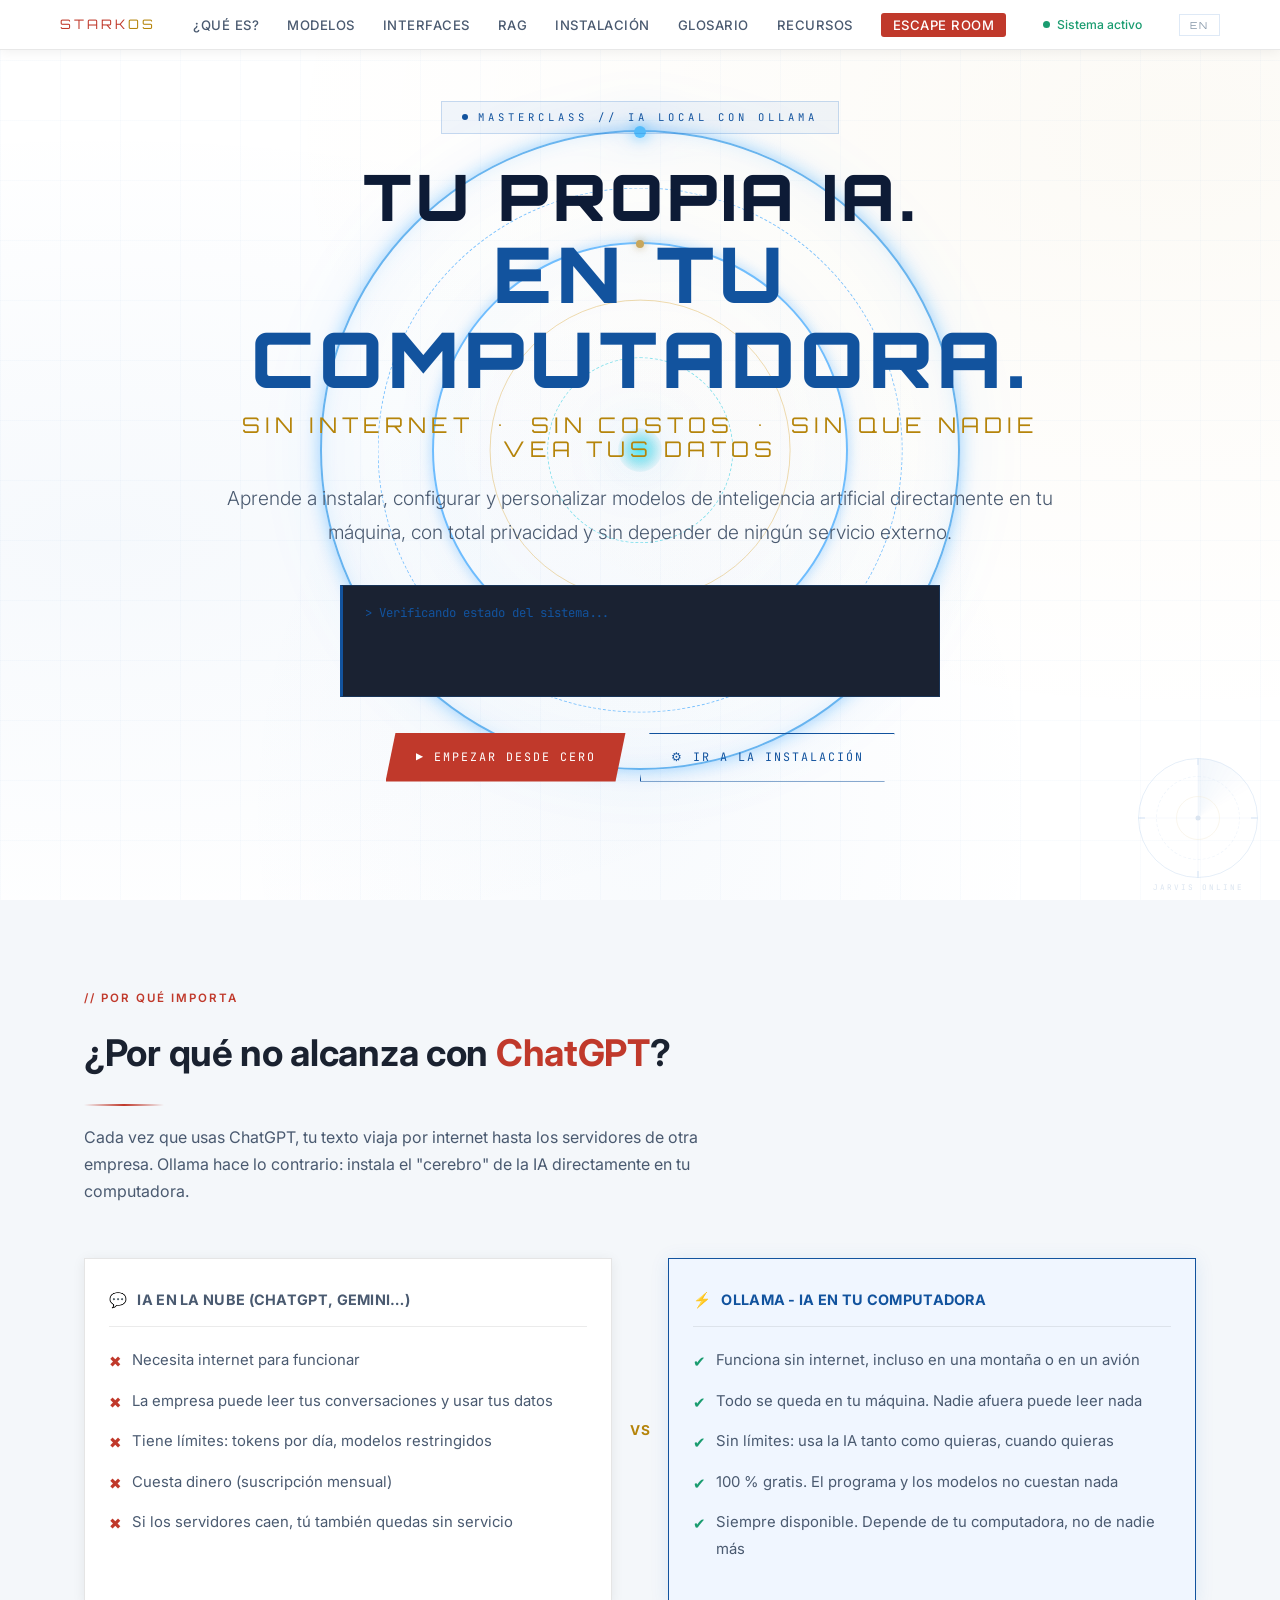
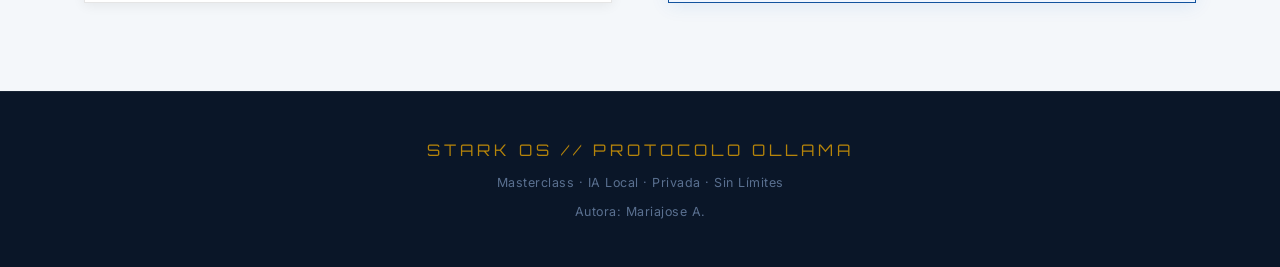
<file: index.html>
﻿<!DOCTYPE html>
<html lang="es">
<head>
<meta charset="UTF-8">
<meta name="viewport" content="width=device-width, initial-scale=1.0">
<link rel="icon" href="img/icon.png" type="image/png">
<title>Protocolo Ollama - Masterclass IA Local</title>
<link rel="preconnect" href="https://fonts.googleapis.com">
<link rel="preconnect" href="https://fonts.gstatic.com" crossorigin>
<link href="https://fonts.googleapis.com/css2?family=Orbitron:wght@400;700;900&family=Rajdhani:wght@300;400;600;700&family=JetBrains+Mono:ital,wght@0,400;0,700;1,400&family=Inter:wght@400;500;600;700&display=swap" rel="stylesheet">
<link rel="stylesheet" href="css/styles-info.css">
</head>
<body>

<!-- ═══════════════════════════════════════════════════════════
     NAVEGACIÓN
═══════════════════════════════════════════════════════════ -->
<nav>
  <div class="nav-inner">
    <a href="index.html" style="text-decoration:none"><div class="nav-logo">STARK<span>OS</span></div></a>
    <ul class="nav-links" id="navLinks">
      <li><a href="pages/que-es.html" data-i18n="nav.que-es">¿Qué es?</a></li>
      <li><a href="pages/modelos.html" data-i18n="nav.modelos">Modelos</a></li>
      <li><a href="pages/interfaces.html" data-i18n="nav.interfaces">Interfaces</a></li>
      <li><a href="pages/rag.html" data-i18n="nav.rag">RAG</a></li>
      <li><a href="pages/instalacion.html" data-i18n="nav.instalacion">Instalación</a></li>
      <li><a href="pages/glosario.html" data-i18n="nav.glosario">Glosario</a></li>
      <li><a href="pages/recursos.html" data-i18n="nav.recursos">Recursos</a></li>
      <li><a href="escape-room.html" class="nav-escape" data-i18n="nav.escape">Escape Room</a></li>
    </ul>
    <div class="nav-status"><span class="status-dot"></span><span data-i18n="nav.status">Sistema activo</span></div>
    <button class="lang-btn" id="langBtn" onclick="toggleLang()" aria-label="Switch language">EN</button>
    <button class="hamburger" id="hamBtn" aria-label="Menú">
      <span></span><span></span><span></span>
    </button>
  </div>
</nav>


<!-- ═══════════════════════════════════════════════════════════
     HERO
═══════════════════════════════════════════════════════════ -->
<section id="hero">
  <div class="hero-bg"></div>
  <div class="grid-lines"></div>

  <!-- Reactor Arc - fondo animado del hero -->
  <div class="arc-reactor" aria-hidden="true">
    <div class="ar-ring ar-r1"></div>
    <div class="ar-ring ar-r2"></div>
    <div class="ar-ring ar-r3"></div>
    <div class="ar-ring ar-r4"></div>
    <div class="ar-ring ar-r5"></div>
    <div class="ar-core"></div>
  </div>

  <div class="hero-content">

    <div class="hero-eyebrow" data-i18n="index.eyebrow">Masterclass // IA Local con Ollama</div>

    <h1 class="hero-title">
      <span class="t1" data-i18n="index.t1">Tu propia IA.</span>
      <span class="t2" data-i18n="index.t2">En tu computadora.</span>
      <span class="t3" data-i18n="index.t3">Sin internet &nbsp;&bull;&nbsp; Sin costos &nbsp;&bull;&nbsp; Sin que nadie vea tus datos</span>
    </h1>

    <p class="hero-tagline" data-i18n="index.tagline">
      Aprende a instalar, configurar y personalizar modelos de inteligencia artificial directamente en tu máquina,
      con total privacidad y sin depender de ningún servicio externo.
    </p>

    <div class="hero-terminal">
      <div class="th" data-i18n="index.term.head">&gt; Verificando estado del sistema...</div>
      <span class="tline" data-i18n="index.term.l1">Privacidad: <span style="color:var(--green)">100%</span> &nbsp;|&nbsp; Conexión externa: <span style="color:var(--red)">DESCONECTADA</span></span>
      <span class="tline" data-i18n="index.term.l2">Modo: Operación local autónoma <span class="blink">_</span></span>
    </div>

    <div class="hero-cta">
      <a href="pages/que-es.html" class="btn btn-c" data-i18n="index.cta.start">▶ Empezar desde cero</a>
      <a href="pages/instalacion.html" class="btn btn-g" data-i18n="index.cta.install">⚙ Ir a la instalación</a>
    </div>

  </div>
</section>


<!-- ═══════════════════════════════════════════════════════════
     COMPARACIÓN: ChatGPT vs Ollama
═══════════════════════════════════════════════════════════ -->
<section id="comparacion">
  <div class="container">
    <div class="section-header anim-up">
      <span class="sec-tag" data-i18n="index.why.tag">// Por qué importa</span>
      <h2 class="sec-title" data-i18n="index.why.title">¿Por qué no alcanza con <span>ChatGPT</span>?</h2>
      <div class="divider"></div>
      <p class="sec-desc" data-i18n="index.why.desc">
        Cada vez que usas ChatGPT, tu texto viaja por internet hasta los servidores de otra empresa.
        Ollama hace lo contrario: instala el "cerebro" de la IA directamente en tu computadora.
      </p>
    </div>

    <div class="compare-grid anim-up">

      <div class="compare-side loser">
        <div class="compare-head" data-i18n="index.cloud.head">
          <span>💬</span> IA en la nube (ChatGPT, Gemini…)
        </div>
        <div class="compare-row"><span class="icon x">✖</span><span data-i18n="index.cloud.r1">Necesita internet para funcionar</span></div>
        <div class="compare-row"><span class="icon x">✖</span><span data-i18n="index.cloud.r2">La empresa puede leer tus conversaciones y usar tus datos</span></div>
        <div class="compare-row"><span class="icon x">✖</span><span data-i18n="index.cloud.r3">Tiene límites: tokens por día, modelos restringidos</span></div>
        <div class="compare-row"><span class="icon x">✖</span><span data-i18n="index.cloud.r4">Cuesta dinero (suscripción mensual)</span></div>
        <div class="compare-row"><span class="icon x">✖</span><span data-i18n="index.cloud.r5">Si los servidores caen, tú también quedas sin servicio</span></div>
      </div>

      <div class="vs-badge">VS</div>

      <div class="compare-side winner">
        <div class="compare-head" data-i18n="index.ollama.head">
          <span>⚡</span> Ollama - IA en tu computadora
        </div>
        <div class="compare-row"><span class="icon ok">✔</span><span data-i18n="index.ollama.r1">Funciona sin internet, incluso en una montaña o en un avión</span></div>
        <div class="compare-row"><span class="icon ok">✔</span><span data-i18n="index.ollama.r2">Todo se queda en tu máquina. Nadie afuera puede leer nada</span></div>
        <div class="compare-row"><span class="icon ok">✔</span><span data-i18n="index.ollama.r3">Sin límites: usa la IA tanto como quieras, cuando quieras</span></div>
        <div class="compare-row"><span class="icon ok">✔</span><span data-i18n="index.ollama.r4">100 % gratis. El programa y los modelos no cuestan nada</span></div>
        <div class="compare-row"><span class="icon ok">✔</span><span data-i18n="index.ollama.r5">Siempre disponible. Depende de tu computadora, no de nadie más</span></div>
      </div>

    </div>
  </div>
</section>


<!-- ═══════════════════════════════════════════════════════════
     FOOTER
═══════════════════════════════════════════════════════════ -->
<footer>
  <div class="container">
    <div class="footer-logo">STARK OS // PROTOCOLO OLLAMA</div>
    <div class="footer-tag" style="margin-bottom:6px;" data-i18n="footer.tag">Masterclass · IA Local · Privada · Sin Límites</div>
    <div class="footer-tag" data-i18n="footer.author">Autora: Mariajose A.</div>
  </div>
</footer>

<script src="js/main.js"></script>
<script src="js/i18n.js"></script>

<!-- Scanner JARVIS - esquina inferior derecha, siempre visible -->
<div class="jarvis-hud" aria-hidden="true">
  <div class="jh-sweep"></div>
  <div class="jh-outer"></div>
  <div class="jh-mid"></div>
  <div class="jh-inner"></div>
  <div class="jh-ch h"></div>
  <div class="jh-ch v"></div>
  <div class="jh-tick"></div>
  <div class="jh-tick r"></div>
  <div class="jh-tick b"></div>
  <div class="jh-tick l"></div>
  <div class="jh-dot"></div>
  <div class="jh-label">JARVIS ONLINE</div>
</div>

</body>
</html>
</file>
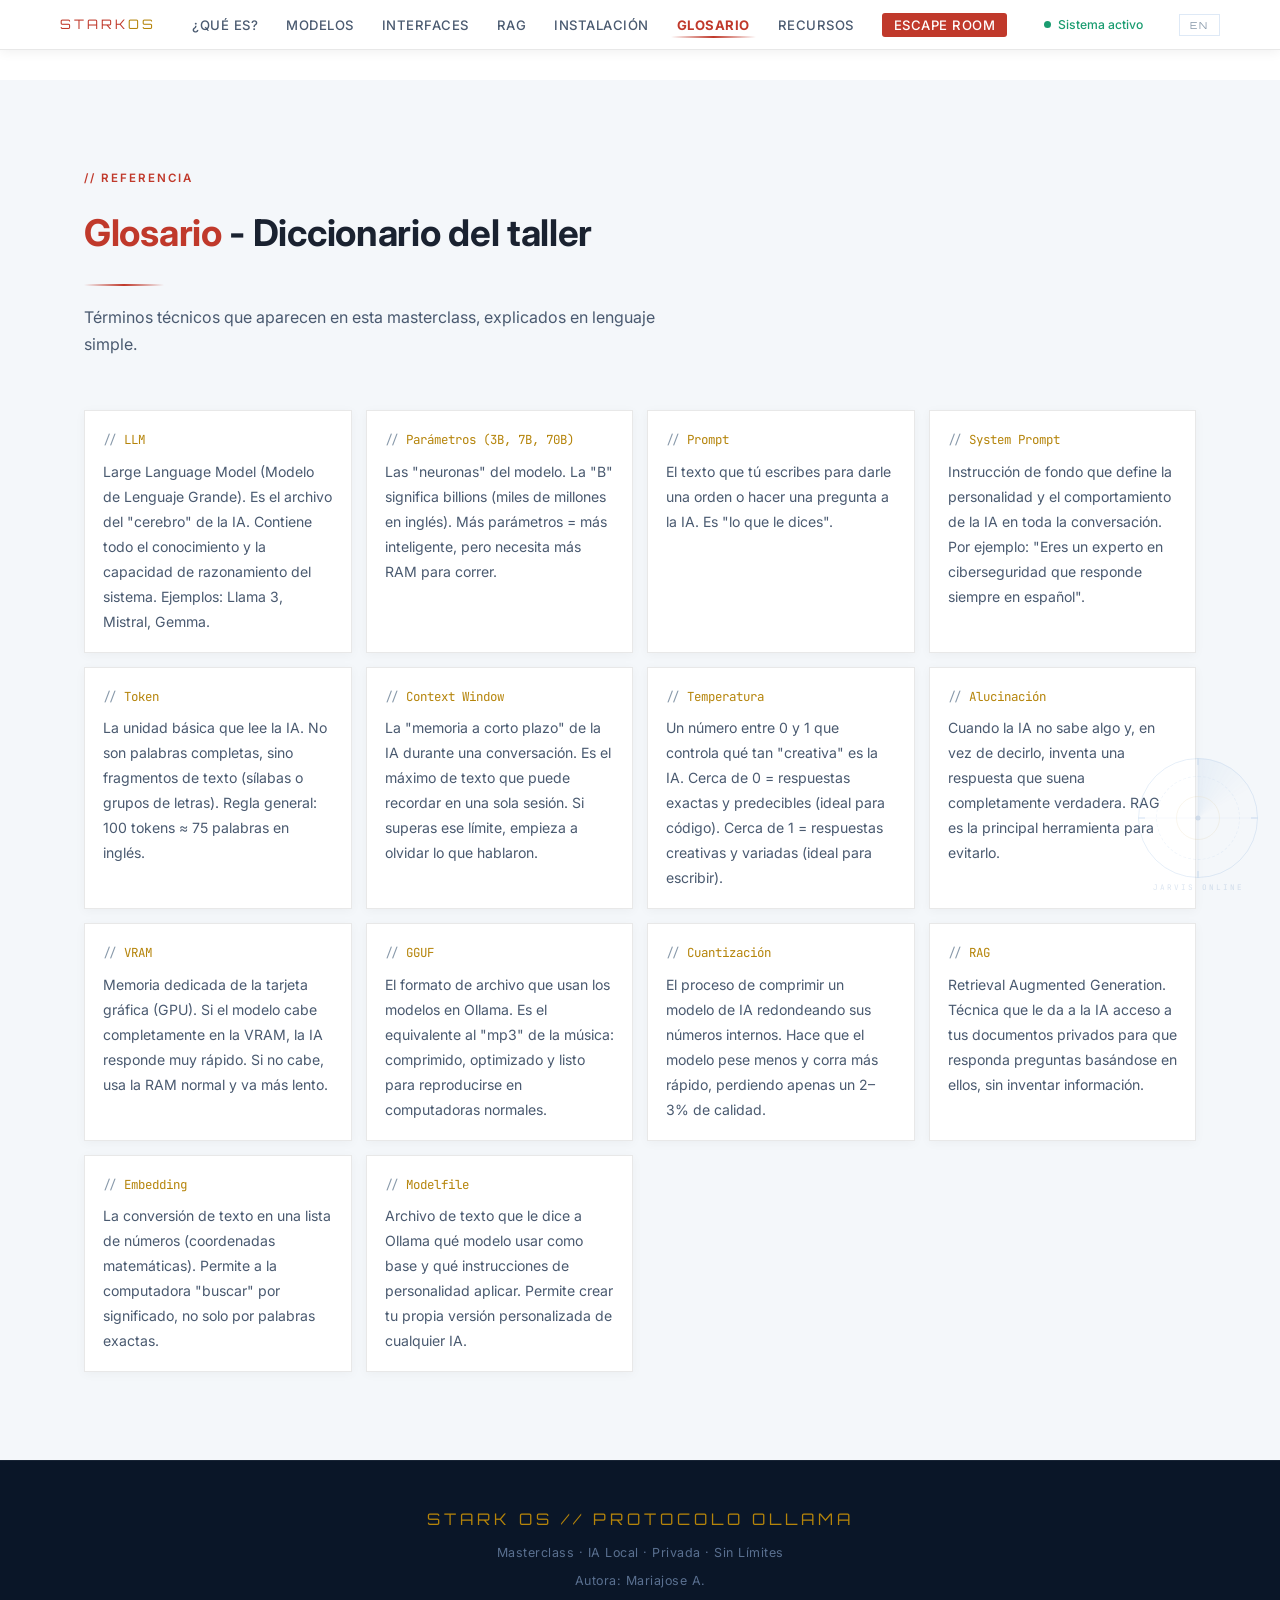
<file: pages/glosario.html>
<!DOCTYPE html>
<html lang="es">
<head>
<meta charset="UTF-8">
<meta name="viewport" content="width=device-width, initial-scale=1.0">
<link rel="icon" href="../img/icon.png" type="image/png">
<title>Glosario - Masterclass IA Local</title>
<link rel="preconnect" href="https://fonts.googleapis.com">
<link rel="preconnect" href="https://fonts.gstatic.com" crossorigin>
<link href="https://fonts.googleapis.com/css2?family=Orbitron:wght@400;700;900&family=Rajdhani:wght@300;400;600;700&family=JetBrains+Mono:ital,wght@0,400;0,700;1,400&family=Inter:wght@400;500;600;700&display=swap" rel="stylesheet">
<link rel="stylesheet" href="../css/styles-info.css">
</head>
<body>

<nav>
  <div class="nav-inner">
    <a href="../index.html" style="text-decoration:none"><div class="nav-logo">STARK<span>OS</span></div></a>
    <ul class="nav-links" id="navLinks">
      <li><a href="que-es.html" data-i18n="nav.que-es">¿Qué es?</a></li>
      <li><a href="modelos.html" data-i18n="nav.modelos">Modelos</a></li>
      <li><a href="interfaces.html" data-i18n="nav.interfaces">Interfaces</a></li>
      <li><a href="rag.html" data-i18n="nav.rag">RAG</a></li>
      <li><a href="instalacion.html" data-i18n="nav.instalacion">Instalación</a></li>
      <li><a href="glosario.html" class="active" data-i18n="nav.glosario">Glosario</a></li>
      <li><a href="recursos.html" data-i18n="nav.recursos">Recursos</a></li>
      <li><a href="../escape-room.html" class="nav-escape" data-i18n="nav.escape">Escape Room</a></li>
    </ul>
    <div class="nav-status"><span class="status-dot"></span><span data-i18n="nav.status">Sistema activo</span></div>
    <button class="lang-btn" id="langBtn" onclick="toggleLang()" aria-label="Switch language">EN</button>
    <button class="hamburger" id="hamBtn" aria-label="Menú"><span></span><span></span><span></span></button>
  </div>
</nav>

<main style="padding-top: 80px;">

  <!-- ═══════════════════════════════════════════════════════════
       GLOSARIO
  ═══════════════════════════════════════════════════════════ -->
  <section id="glosario">
    <div class="container">
      <div class="section-header anim-up">
        <span class="sec-tag" data-i18n="glosario.ref">// Referencia</span>
        <h2 class="sec-title" data-i18n="glosario.title"><span>Glosario</span></h2>
        <div class="divider"></div>
        <p class="sec-desc" data-i18n="glosario.desc">Términos técnicos que aparecen en esta masterclass, explicados en lenguaje simple.</p>
      </div>

      <div class="glos-grid">

        <div class="glos-term anim-up">
          <div class="glos-name">LLM</div>
          <div class="glos-def" data-i18n="glosario.llm.def">Large Language Model (Modelo de Lenguaje Grande). Es el archivo del "cerebro" de la IA. Contiene todo el conocimiento y la capacidad de razonamiento del sistema. Ejemplos: Llama 3, Mistral, Gemma.</div>
        </div>

        <div class="glos-term anim-up">
          <div class="glos-name" data-i18n="glosario.params.name">Parámetros (3B, 7B, 70B)</div>
          <div class="glos-def" data-i18n="glosario.params.def">Las "neuronas" del modelo. La "B" significa billions (miles de millones en inglés). Más parámetros = más inteligente, pero necesita más RAM para correr.</div>
        </div>

        <div class="glos-term anim-up">
          <div class="glos-name">Prompt</div>
          <div class="glos-def" data-i18n="glosario.prompt.def">El texto que tú escribes para darle una orden o hacer una pregunta a la IA. Es "lo que le dices".</div>
        </div>

        <div class="glos-term anim-up">
          <div class="glos-name">System Prompt</div>
          <div class="glos-def" data-i18n="glosario.system.def">Instrucción de fondo que define la personalidad y el comportamiento de la IA en toda la conversación. Por ejemplo: "Eres un experto en ciberseguridad que responde siempre en español".</div>
        </div>

        <div class="glos-term anim-up">
          <div class="glos-name">Token</div>
          <div class="glos-def" data-i18n="glosario.token.def">La unidad básica que lee la IA. No son palabras completas, sino fragmentos de texto (sílabas o grupos de letras). Regla general: 100 tokens ≈ 75 palabras en inglés.</div>
        </div>

        <div class="glos-term anim-up">
          <div class="glos-name">Context Window</div>
          <div class="glos-def" data-i18n="glosario.context.def">La "memoria a corto plazo" de la IA durante una conversación. Es el máximo de texto que puede recordar en una sola sesión. Si superas ese límite, empieza a olvidar lo que hablaron.</div>
        </div>

        <div class="glos-term anim-up">
          <div class="glos-name" data-i18n="glosario.temp.name">Temperatura</div>
          <div class="glos-def" data-i18n="glosario.temp.def">Un número entre 0 y 1 que controla qué tan "creativa" es la IA. Cerca de 0 = respuestas exactas y predecibles (ideal para código). Cerca de 1 = respuestas creativas y variadas (ideal para escribir).</div>
        </div>

        <div class="glos-term anim-up">
          <div class="glos-name" data-i18n="glosario.halluc.name">Alucinación</div>
          <div class="glos-def" data-i18n="glosario.halluc.def">Cuando la IA no sabe algo y, en vez de decirlo, inventa una respuesta que suena completamente verdadera. RAG es la principal herramienta para evitarlo.</div>
        </div>

        <div class="glos-term anim-up">
          <div class="glos-name">VRAM</div>
          <div class="glos-def" data-i18n="glosario.vram.def">Memoria dedicada de la tarjeta gráfica (GPU). Si el modelo cabe completamente en la VRAM, la IA responde muy rápido. Si no cabe, usa la RAM normal y va más lento.</div>
        </div>

        <div class="glos-term anim-up">
          <div class="glos-name">GGUF</div>
          <div class="glos-def" data-i18n="glosario.gguf.def">El formato de archivo que usan los modelos en Ollama. Es el equivalente al "mp3" de la música: comprimido, optimizado y listo para reproducirse en computadoras normales.</div>
        </div>

        <div class="glos-term anim-up">
          <div class="glos-name" data-i18n="glosario.quant.name">Cuantización</div>
          <div class="glos-def" data-i18n="glosario.quant.def">El proceso de comprimir un modelo de IA redondeando sus números internos. Hace que el modelo pese menos y corra más rápido, perdiendo apenas un 2–3% de calidad.</div>
        </div>

        <div class="glos-term anim-up">
          <div class="glos-name">RAG</div>
          <div class="glos-def" data-i18n="glosario.rag.def">Retrieval Augmented Generation. Técnica que le da a la IA acceso a tus documentos privados para que responda preguntas basándose en ellos, sin inventar información.</div>
        </div>

        <div class="glos-term anim-up">
          <div class="glos-name">Embedding</div>
          <div class="glos-def" data-i18n="glosario.embed.def">La conversión de texto en una lista de números (coordenadas matemáticas). Permite a la computadora "buscar" por significado, no solo por palabras exactas.</div>
        </div>

        <div class="glos-term anim-up">
          <div class="glos-name">Modelfile</div>
          <div class="glos-def" data-i18n="glosario.modelfile.def">Archivo de texto que le dice a Ollama qué modelo usar como base y qué instrucciones de personalidad aplicar. Permite crear tu propia versión personalizada de cualquier IA.</div>
        </div>

      </div>
    </div>
  </section>

</main>

<footer>
  <div class="container">
    <div class="footer-logo">STARK OS // PROTOCOLO OLLAMA</div>
    <div class="footer-tag" style="margin-bottom:6px;" data-i18n="footer.tag">Masterclass · IA Local · Privada · Sin Límites</div>
    <div class="footer-tag" data-i18n="footer.author">Autora: Mariajose A.</div>
  </div>
</footer>

<div class="jarvis-hud" aria-hidden="true">
  <div class="jh-sweep"></div><div class="jh-outer"></div><div class="jh-mid"></div>
  <div class="jh-inner"></div><div class="jh-ch h"></div><div class="jh-ch v"></div>
  <div class="jh-tick"></div><div class="jh-tick r"></div><div class="jh-tick b"></div>
  <div class="jh-tick l"></div><div class="jh-dot"></div>
  <div class="jh-label">JARVIS ONLINE</div>
</div>

<script src="../js/main.js"></script>
<script src="../js/i18n.js"></script>
</body>
</html>
</file>
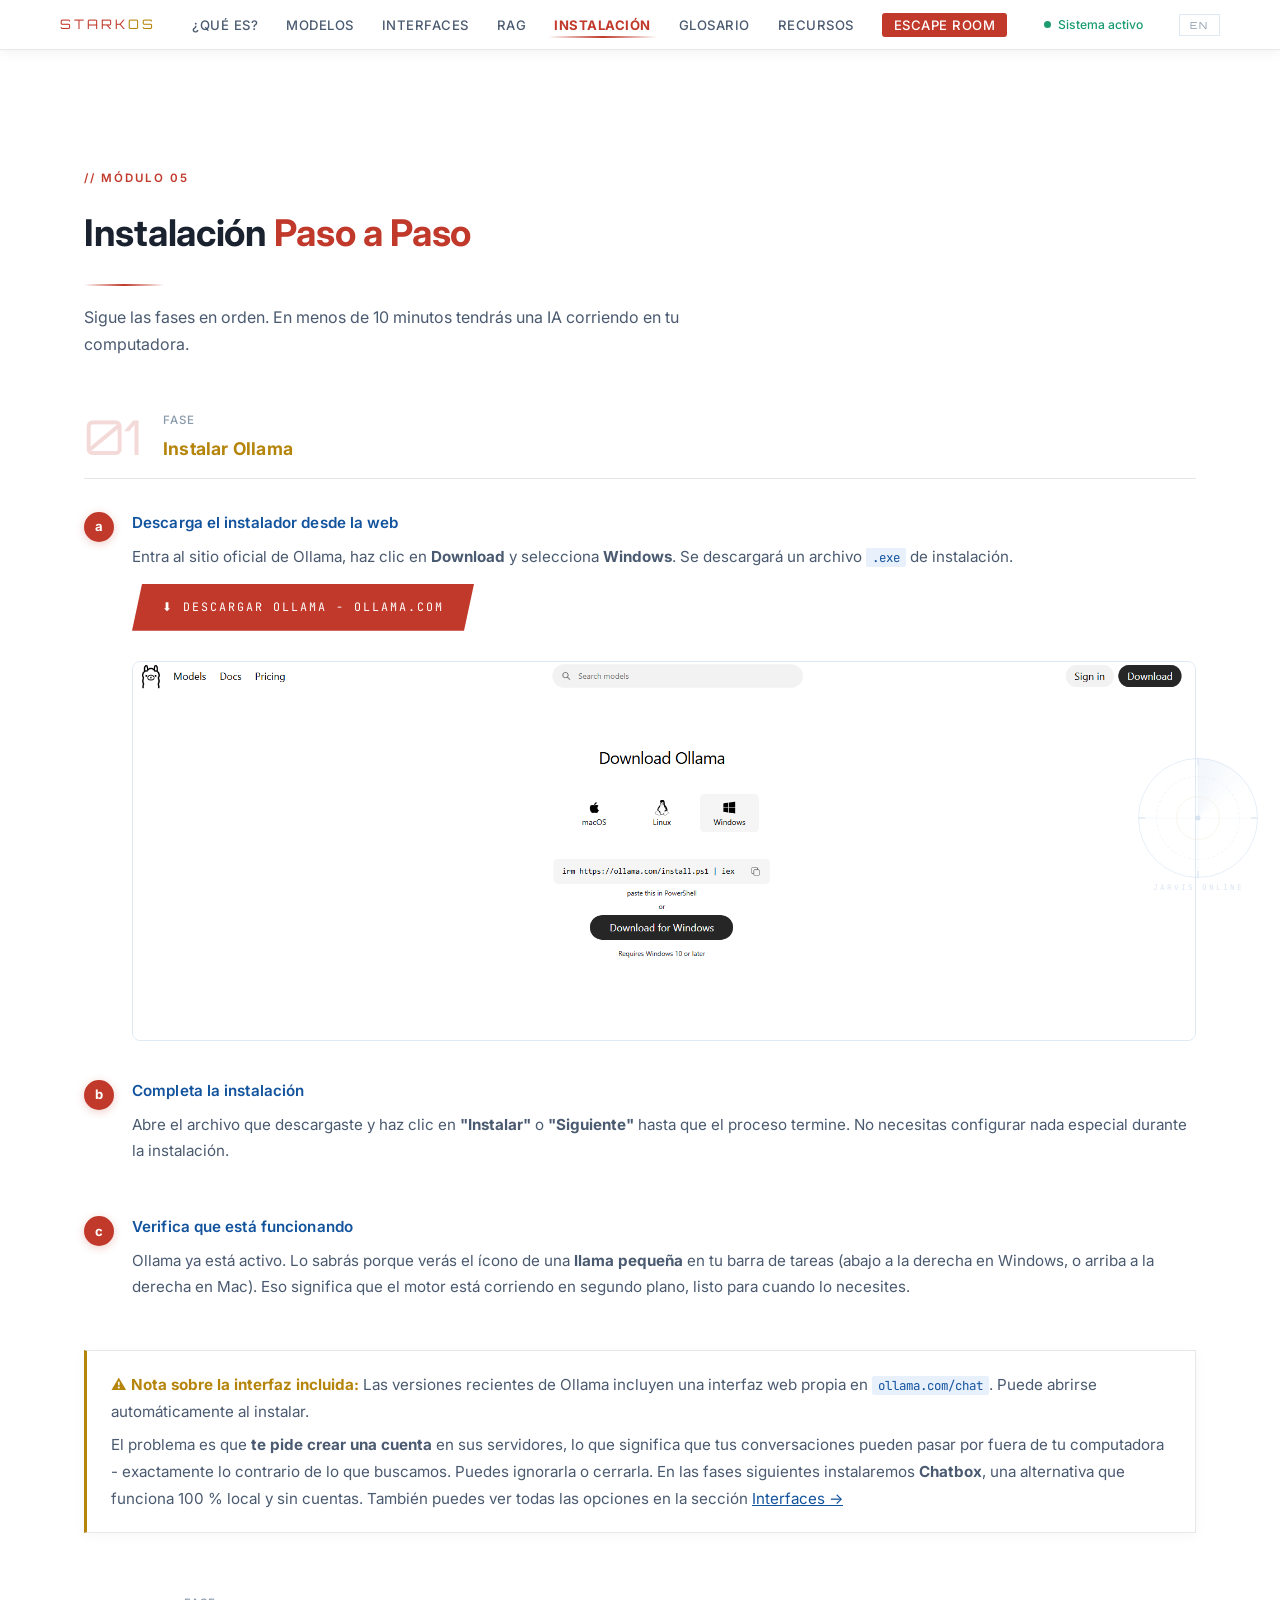
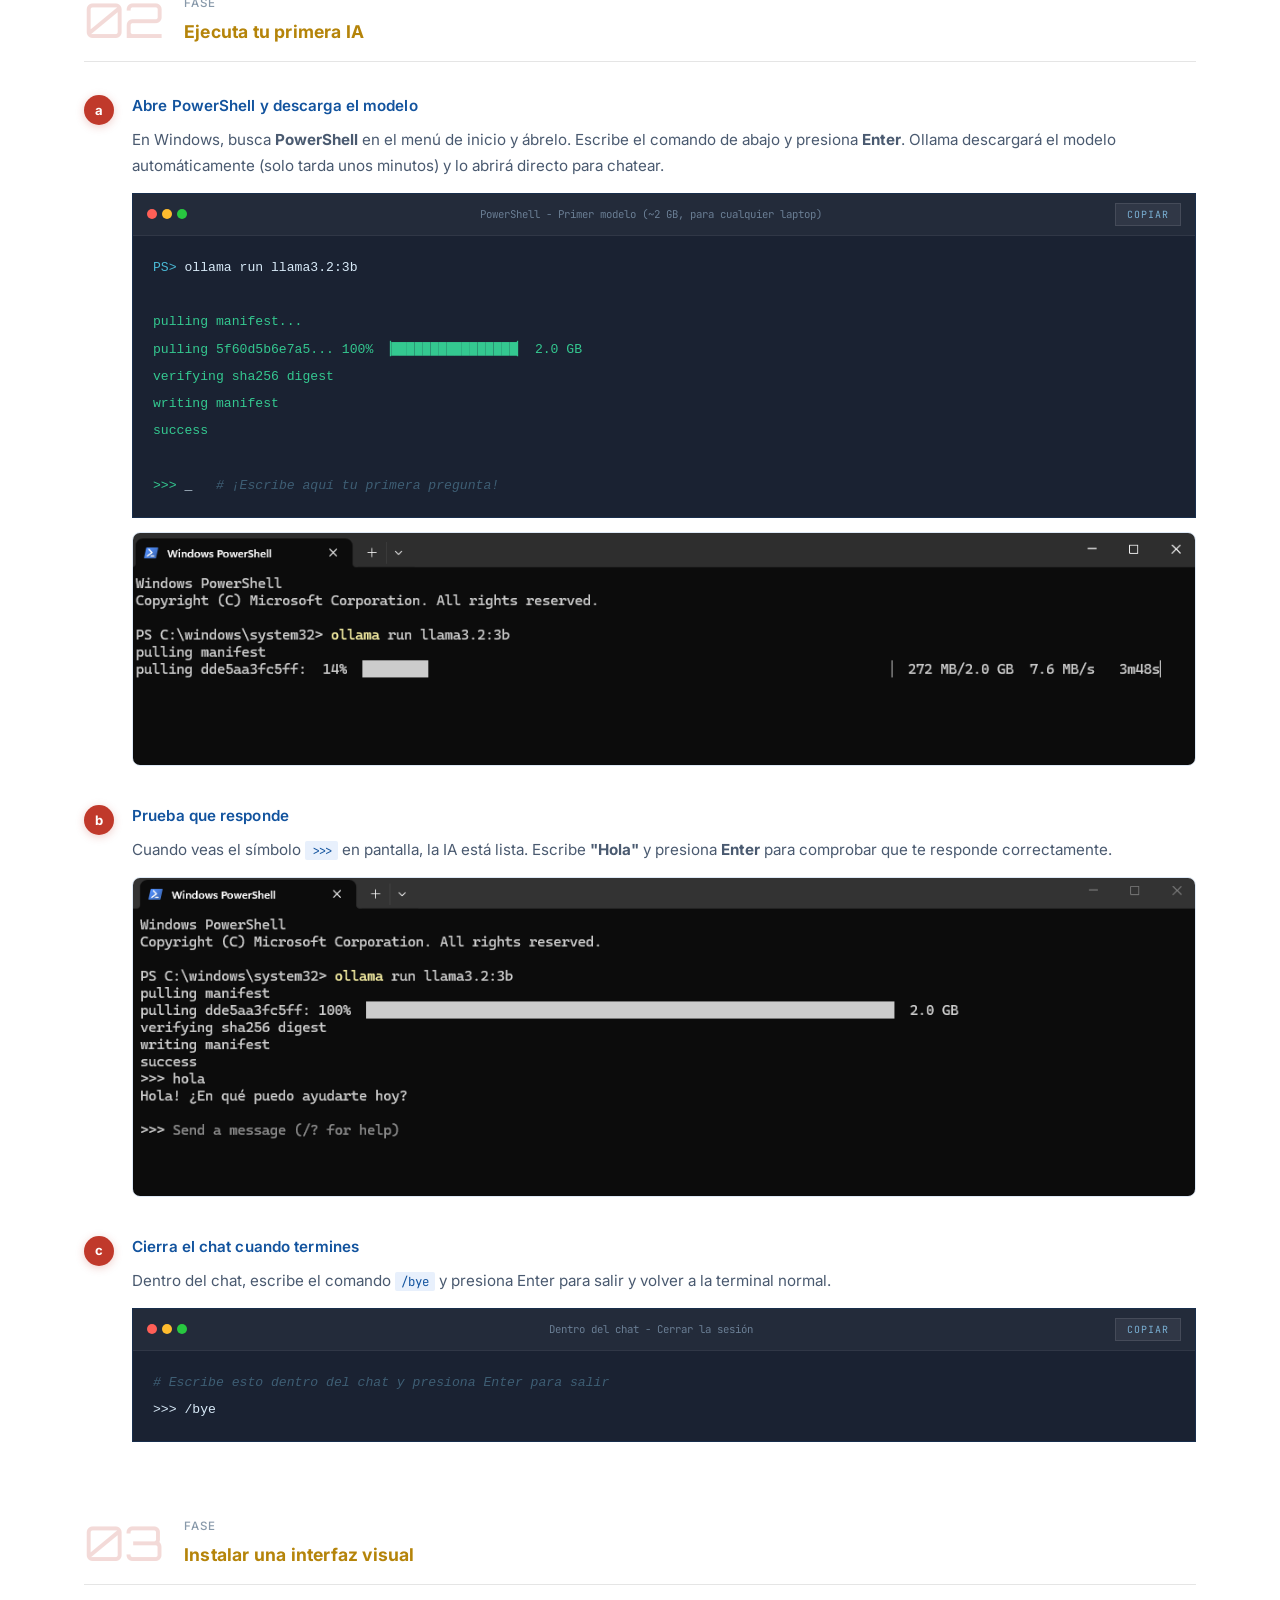
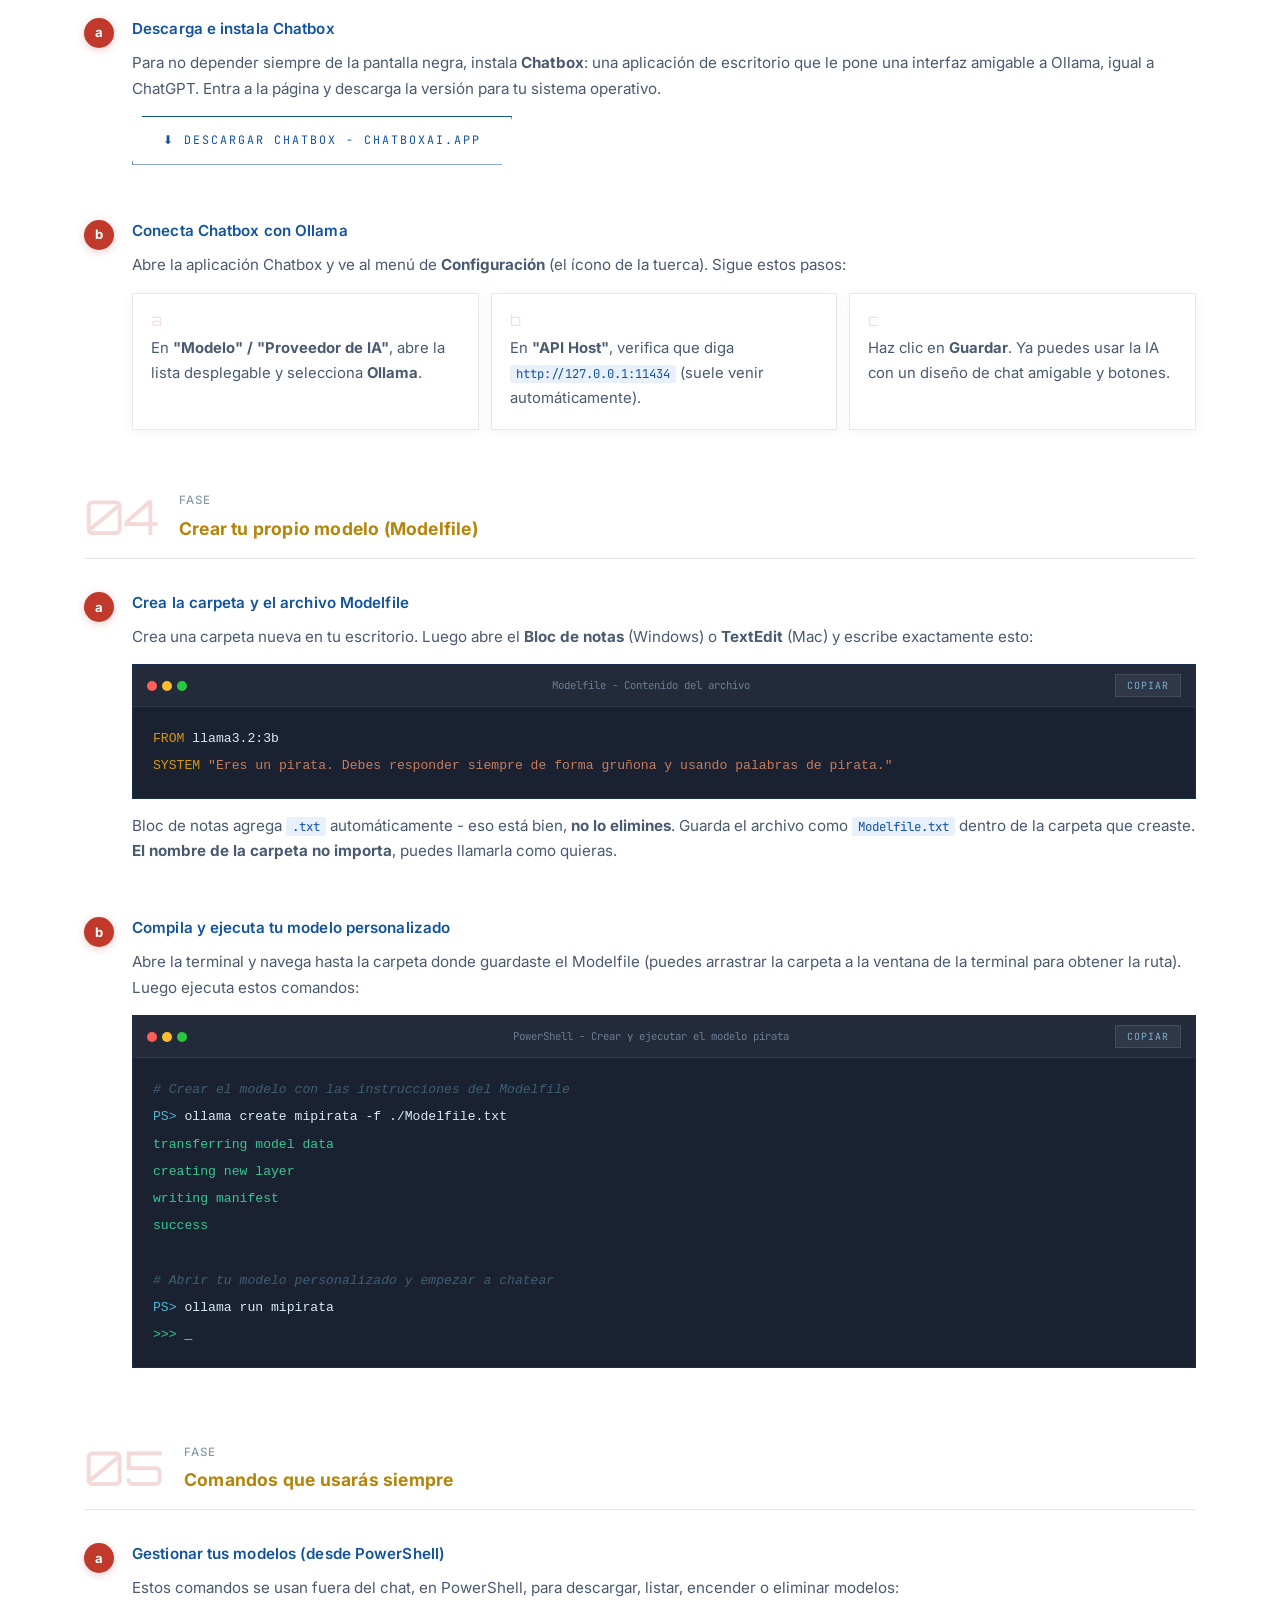
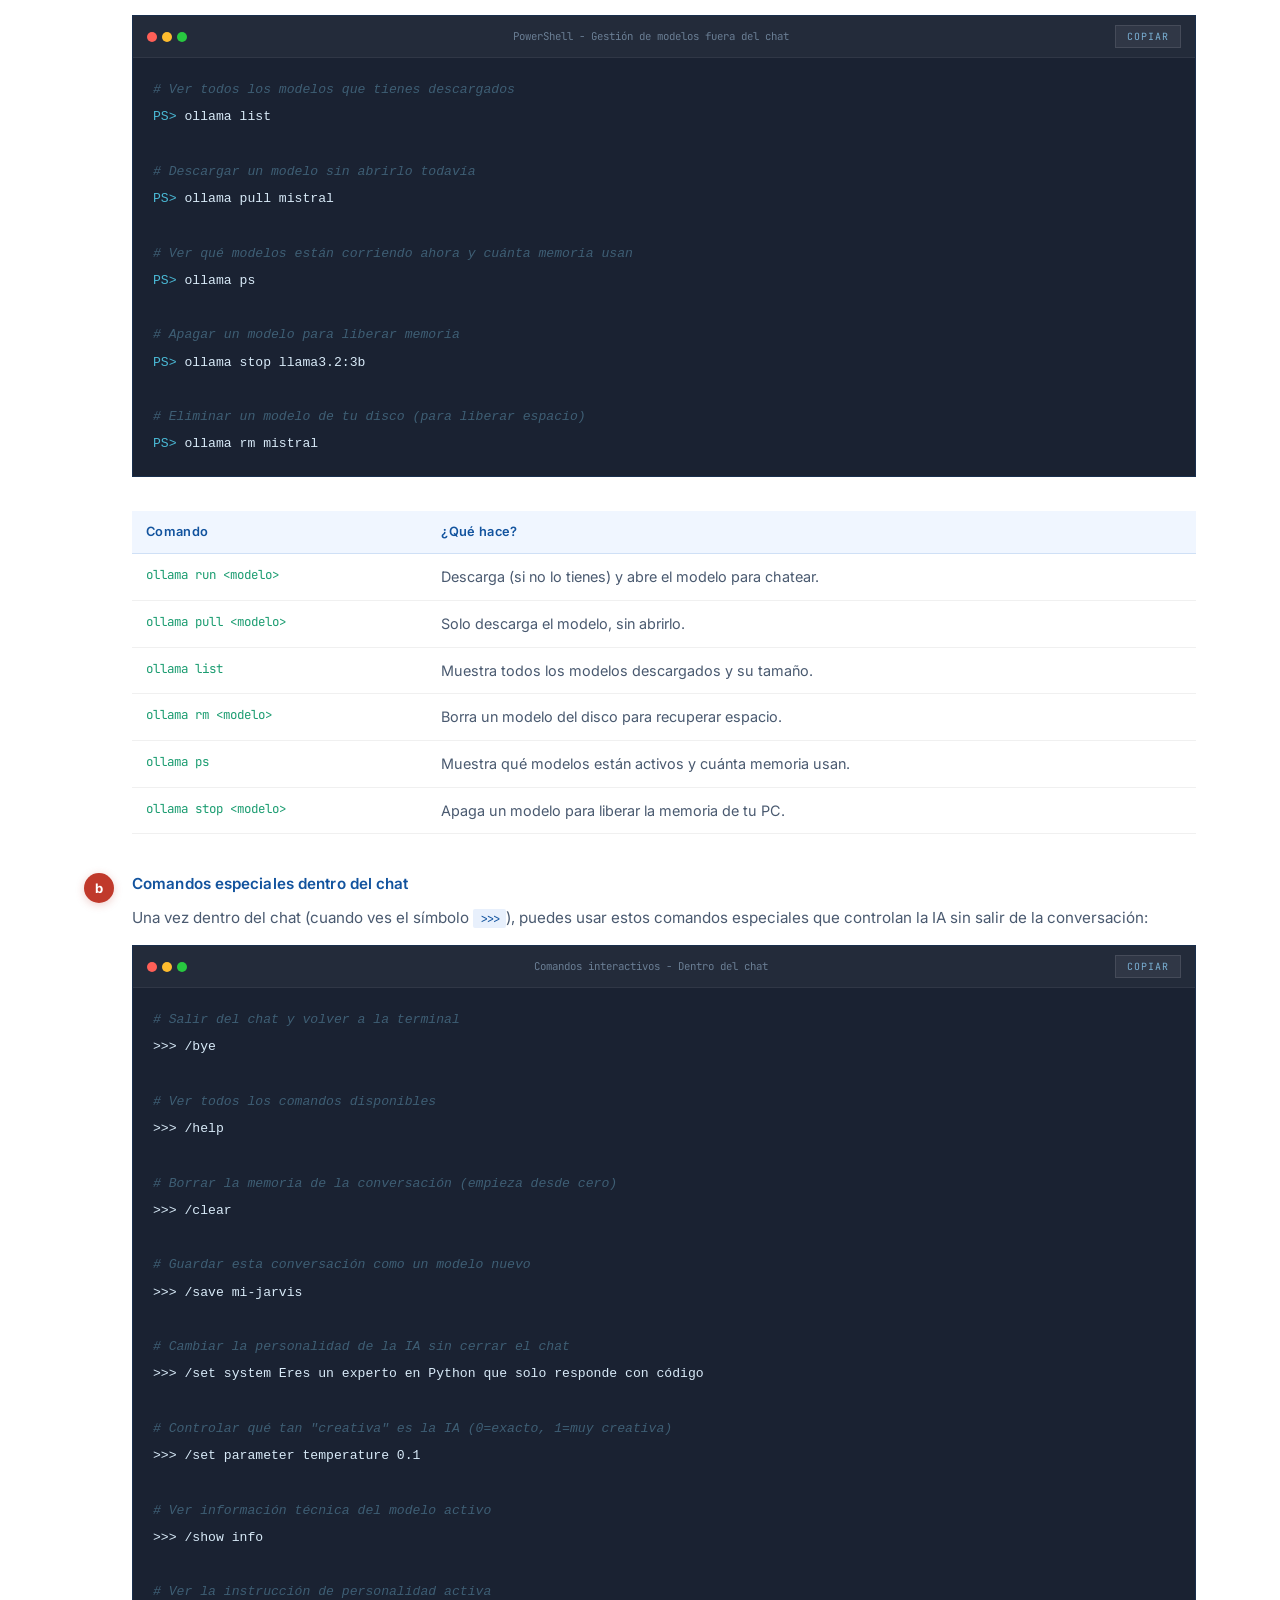
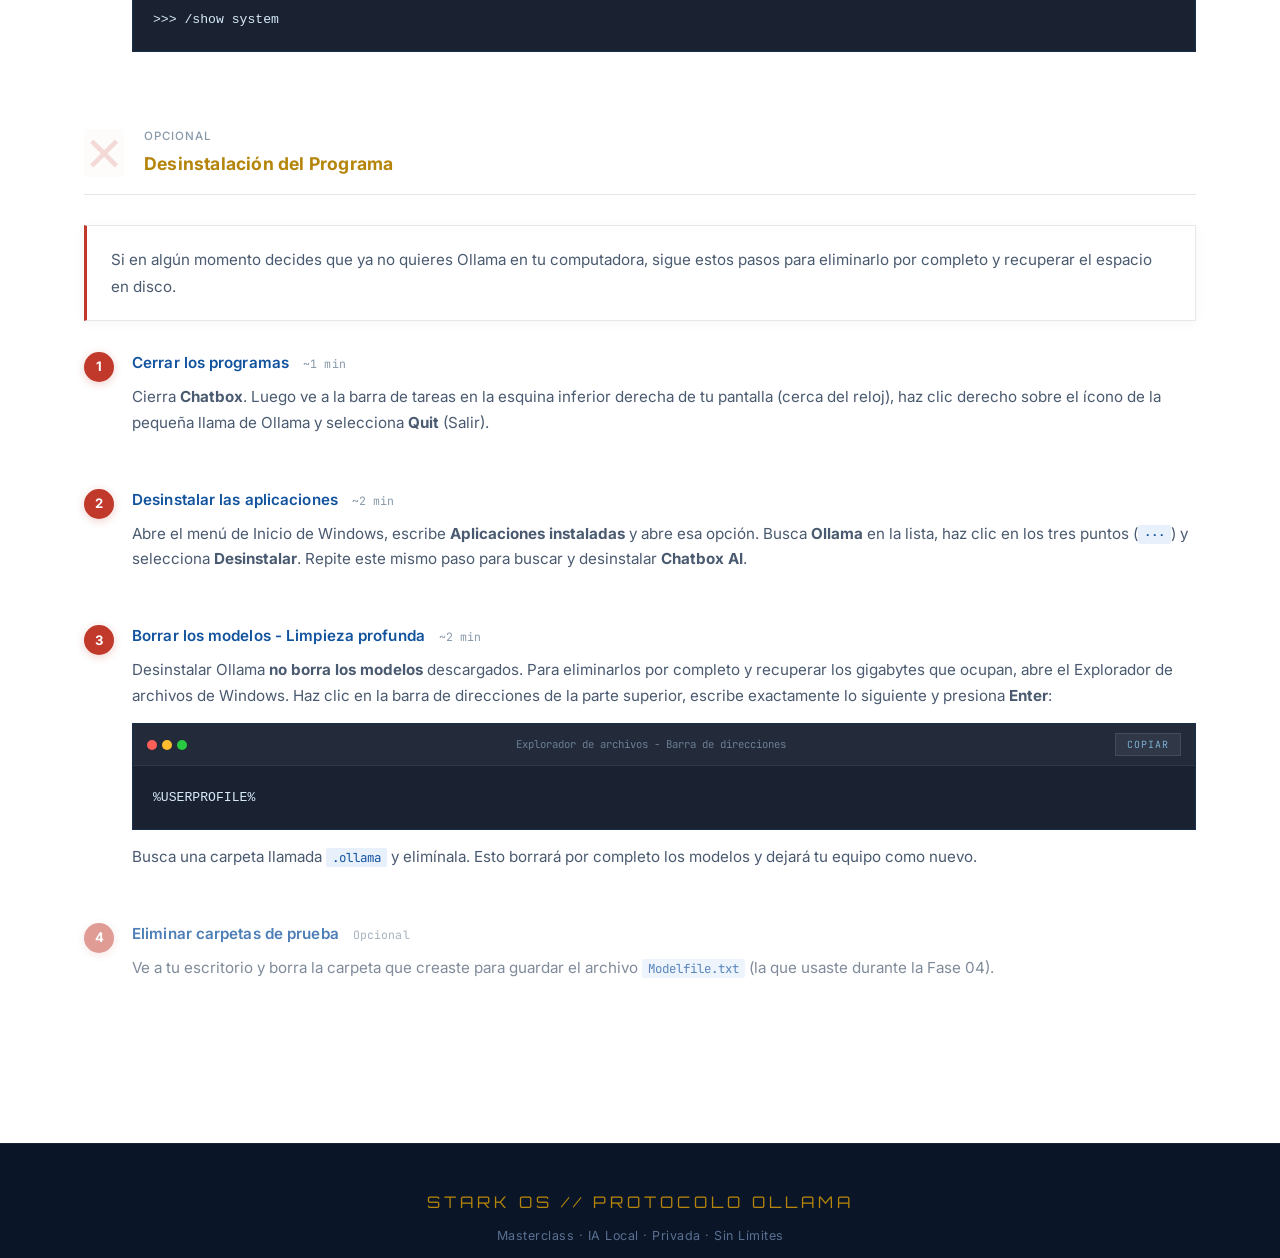
<file: pages/instalacion.html>
<!DOCTYPE html>
<html lang="es">
<head>
<meta charset="UTF-8">
<meta name="viewport" content="width=device-width, initial-scale=1.0">
<link rel="icon" href="../img/icon.png" type="image/png">
<title>Instalación - Masterclass IA Local</title>
<link rel="preconnect" href="https://fonts.googleapis.com">
<link rel="preconnect" href="https://fonts.gstatic.com" crossorigin>
<link href="https://fonts.googleapis.com/css2?family=Orbitron:wght@400;700;900&family=Rajdhani:wght@300;400;600;700&family=JetBrains+Mono:ital,wght@0,400;0,700;1,400&family=Inter:wght@400;500;600;700&display=swap" rel="stylesheet">
<link rel="stylesheet" href="../css/styles-info.css">
</head>
<body>

<nav>
  <div class="nav-inner">
    <a href="../index.html" style="text-decoration:none"><div class="nav-logo">STARK<span>OS</span></div></a>
    <ul class="nav-links" id="navLinks">
      <li><a href="que-es.html" data-i18n="nav.que-es">¿Qué es?</a></li>
      <li><a href="modelos.html" data-i18n="nav.modelos">Modelos</a></li>
      <li><a href="interfaces.html" data-i18n="nav.interfaces">Interfaces</a></li>
      <li><a href="rag.html" data-i18n="nav.rag">RAG</a></li>
      <li><a href="instalacion.html" class="active" data-i18n="nav.instalacion">Instalación</a></li>
      <li><a href="glosario.html" data-i18n="nav.glosario">Glosario</a></li>
      <li><a href="recursos.html" data-i18n="nav.recursos">Recursos</a></li>
      <li><a href="../escape-room.html" class="nav-escape" data-i18n="nav.escape">Escape Room</a></li>
    </ul>
    <div class="nav-status"><span class="status-dot"></span><span data-i18n="nav.status">Sistema activo</span></div>
    <button class="lang-btn" id="langBtn" onclick="toggleLang()" aria-label="Switch language">EN</button>
    <button class="hamburger" id="hamBtn" aria-label="Menú"><span></span><span></span><span></span></button>
  </div>
</nav>

<main style="padding-top: 80px;">

  <!-- ═══════════════════════════════════════════════════════════
       INSTALACIÓN
  ═══════════════════════════════════════════════════════════ -->
  <section id="instalacion">
    <div class="container">
      <div class="section-header anim-up">
        <span class="sec-tag" data-i18n="install.tag">// Módulo 05</span>
        <h2 class="sec-title" data-i18n="install.title">Instalación <span>Paso a Paso</span></h2>
        <div class="divider"></div>
        <p class="sec-desc" data-i18n="install.desc">Sigue las fases en orden. En menos de 10 minutos tendrás una IA corriendo en tu computadora.</p>
      </div>

      <!-- ── FASE 1: Instalar Ollama ── -->
      <div class="phase">
        <div class="phase-header anim-up">
          <div class="phase-num">01</div>
          <div>
            <div class="phase-label" data-i18n="install.phase">Fase</div>
            <div class="phase-name" data-i18n="install.f1.name">Instalar Ollama</div>
          </div>
        </div>

        <div class="install-step anim-up">
          <div class="install-num">a</div>
          <div class="install-body">
            <div class="install-title" data-i18n="install.f1a.title">Descarga el instalador desde la web</div>
            <p class="install-desc" data-i18n="install.f1a.desc">
              Entra al sitio oficial de Ollama, haz clic en <strong>Download</strong> y selecciona
              <strong>Windows</strong>. Se descargará un archivo <span class="mono">.exe</span> de instalación.
            </p>
            <a href="https://ollama.com/" target="_blank" rel="noopener noreferrer" class="btn btn-c" style="margin-bottom:16px; display:inline-flex;" data-i18n="install.f1a.btn">
              ⬇ Descargar Ollama - ollama.com
            </a>
            <img src="../img/ollama-web.png" alt="Página de descarga de ollama.com" loading="lazy" style="margin-top:14px; width:100%; border-radius:8px; border:1px solid var(--border);">
          </div>
        </div>

        <div class="install-step anim-up">
          <div class="install-num">b</div>
          <div class="install-body">
            <div class="install-title" data-i18n="install.f1b.title">Completa la instalación</div>
            <p class="install-desc" data-i18n="install.f1b.desc">
              Abre el archivo que descargaste y haz clic en <strong>"Instalar"</strong> o <strong>"Siguiente"</strong>
              hasta que el proceso termine. No necesitas configurar nada especial durante la instalación.
            </p>
          </div>
        </div>

        <div class="install-step anim-up">
          <div class="install-num">c</div>
          <div class="install-body">
            <div class="install-title" data-i18n="install.f1c.title">Verifica que está funcionando</div>
            <p class="install-desc" data-i18n="install.f1c.desc">
              Ollama ya está activo. Lo sabrás porque verás el ícono de una <strong>llama pequeña</strong>
              en tu barra de tareas (abajo a la derecha en Windows, o arriba a la derecha en Mac).
              Eso significa que el motor está corriendo en segundo plano, listo para cuando lo necesites.
            </p>
          </div>
        </div>

        <!-- Nota: interfaz por defecto -->
        <div class="model-intro anim-up" style="border-left-color:var(--gold); margin-top:8px; margin-bottom:4px;">
          <p style="margin:0 0 6px;" data-i18n="install.f1.note.p1">
            <strong style="color:var(--gold);">⚠ Nota sobre la interfaz incluida:</strong>
            Las versiones recientes de Ollama incluyen una interfaz web propia en
            <span class="mono">ollama.com/chat</span>. Puede abrirse automáticamente al instalar.
          </p>
          <p style="margin:0; color:var(--text2);" data-i18n="install.f1.note.p2">
            El problema es que <strong>te pide crear una cuenta</strong> en sus servidores, lo que significa
            que tus conversaciones pueden pasar por fuera de tu computadora y no son privadas. Esto es
            exactamente lo contrario de lo que buscamos. Puedes ignorarla o cerrarla.
            En las fases siguientes instalaremos <strong>Chatbox</strong>, una alternativa que funciona
            100 % local y sin cuentas. También puedes ver todas las opciones en la sección
            <a href="interfaces.html" style="color:var(--cyan);">Interfaces →</a>
          </p>
        </div>

      </div><!-- /FASE 1 -->

      <!-- ── FASE 2: Tu primer modelo ── -->
      <div class="phase">
        <div class="phase-header anim-up">
          <div class="phase-num">02</div>
          <div>
            <div class="phase-label" data-i18n="install.phase">Fase</div>
            <div class="phase-name" data-i18n="install.f2.name">Ejecuta tu primera IA</div>
          </div>
        </div>

        <div class="install-step anim-up">
          <div class="install-num">a</div>
          <div class="install-body">
            <div class="install-title" data-i18n="install.f2a.title">Abre PowerShell y descarga el modelo</div>
            <p class="install-desc" data-i18n="install.f2a.desc">
              En Windows, busca <strong>PowerShell</strong> en el menú de inicio y ábrelo.
              Escribe el comando de abajo y presiona <strong>Enter</strong>. Ollama descargará el modelo automáticamente
              (solo tarda unos minutos) y lo abrirá directo para chatear.
            </p>
            <div class="term-block">
              <div class="term-head">
                <div class="term-dots"><span class="d-r"></span><span class="d-y"></span><span class="d-g"></span></div>
                <span class="term-fname" data-i18n="install.f2a.fname">PowerShell - Primer modelo (~2 GB, para cualquier laptop)</span>
                <button class="copy-btn" onclick="copyCode(this)">Copiar</button>
              </div>
              <div class="term-body">
                <pre><code><span class="p">PS> </span>ollama run llama3.2:3b

<span class="out">pulling manifest...
pulling 5f60d5b6e7a5... 100% ▕████████████████▏ 2.0 GB
verifying sha256 digest
writing manifest
success</span>

<span class="out">&gt;&gt;&gt; </span><span class="blink">_</span>   <span class="cm"># ¡Escribe aquí tu primera pregunta!</span></code></pre>
              </div>
            </div>
            <img src="../img/ollama-descarga.png" alt="Terminal con el modelo descargando" loading="lazy" style="margin-top:14px; width:100%; border-radius:8px; border:1px solid var(--border);">
          </div>
        </div>

        <div class="install-step anim-up">
          <div class="install-num">b</div>
          <div class="install-body">
            <div class="install-title" data-i18n="install.f2b.title">Prueba que responde</div>
            <p class="install-desc" data-i18n="install.f2b.desc">
              Cuando veas el símbolo <span class="mono">&gt;&gt;&gt;</span> en pantalla, la IA está lista.
              Escribe <strong>"Hola"</strong> y presiona <strong>Enter</strong> para comprobar que te responde correctamente.
            </p>
            <img src="../img/ollama-respuesta.png" alt="Ollama respondiendo en la terminal" loading="lazy" style="margin-top:14px; width:100%; border-radius:8px; border:1px solid var(--border);">
          </div>
        </div>

        <div class="install-step anim-up">
          <div class="install-num">c</div>
          <div class="install-body">
            <div class="install-title" data-i18n="install.f2c.title">Cierra el chat cuando termines</div>
            <p class="install-desc" data-i18n="install.f2c.desc">
              Dentro del chat, escribe el comando <span class="mono">/bye</span> y presiona Enter para salir y volver a la terminal normal.
            </p>
            <div class="term-block">
              <div class="term-head">
                <div class="term-dots"><span class="d-r"></span><span class="d-y"></span><span class="d-g"></span></div>
                <span class="term-fname" data-i18n="install.f2c.fname">Dentro del chat - Cerrar la sesión</span>
                <button class="copy-btn" onclick="copyCode(this)">Copiar</button>
              </div>
              <div class="term-body">
                <pre><code><span class="cm"># Escribe esto dentro del chat y presiona Enter para salir</span>
&gt;&gt;&gt; /bye</code></pre>
              </div>
            </div>
          </div>
        </div>
      </div><!-- /FASE 2 -->

      <!-- ── FASE 3: Interfaz visual (Chatbox) ── -->
      <div class="phase">
        <div class="phase-header anim-up">
          <div class="phase-num">03</div>
          <div>
            <div class="phase-label" data-i18n="install.phase">Fase</div>
            <div class="phase-name" data-i18n="install.f3.name">Instalar una interfaz visual</div>
          </div>
        </div>

        <div class="install-step anim-up">
          <div class="install-num">a</div>
          <div class="install-body">
            <div class="install-title" data-i18n="install.f3a.title">Descarga e instala Chatbox</div>
            <p class="install-desc" data-i18n="install.f3a.desc">
              Para no depender siempre de la pantalla negra, instala <strong>Chatbox</strong>: una aplicación de escritorio
              que le pone una interfaz amigable a Ollama, igual a ChatGPT. Entra a la página y descarga la versión
              para tu sistema operativo.
            </p>
            <a href="https://chatboxai.app/" target="_blank" rel="noopener noreferrer" class="btn btn-g" style="margin-bottom:16px; display:inline-flex;" data-i18n="install.f3a.btn">
              ⬇ Descargar Chatbox - chatboxai.app
            </a>
          </div>
        </div>

        <div class="install-step anim-up">
          <div class="install-num">b</div>
          <div class="install-body">
            <div class="install-title" data-i18n="install.f3b.title">Conecta Chatbox con Ollama</div>
            <p class="install-desc" data-i18n="install.f3b.desc">
              Abre la aplicación Chatbox y ve al menú de <strong>Configuración</strong> (el ícono de la tuerca). Sigue estos pasos:
            </p>
            <div class="how-grid" style="margin-top:16px; gap:12px;">
              <div class="how-card" style="padding:18px;">
                <div class="how-step-num" style="font-size:1rem; margin-bottom:8px;">a</div>
                <p class="how-step-text" data-i18n="install.f3b1.text">En <strong>"Modelo" / "Proveedor de IA"</strong>, abre la lista desplegable y selecciona <strong>Ollama</strong>.</p>
              </div>
              <div class="how-card" style="padding:18px;">
                <div class="how-step-num" style="font-size:1rem; margin-bottom:8px;">b</div>
                <p class="how-step-text" data-i18n="install.f3b2.text">En <strong>"API Host"</strong>, verifica que diga <span class="mono">http://127.0.0.1:11434</span> (suele venir automáticamente).</p>
              </div>
              <div class="how-card" style="padding:18px;">
                <div class="how-step-num" style="font-size:1rem; margin-bottom:8px;">c</div>
                <p class="how-step-text" data-i18n="install.f3b3.text">Haz clic en <strong>Guardar</strong>. Ya puedes usar la IA con un diseño de chat amigable y botones.</p>
              </div>
            </div>
          </div>
        </div>

      </div><!-- /FASE 3 CHATBOX -->

      <!-- ── FASE 4: Crear tu propio modelo (Modelfile) ── -->
      <div class="phase">
        <div class="phase-header anim-up">
          <div class="phase-num">04</div>
          <div>
            <div class="phase-label" data-i18n="install.phase">Fase</div>
            <div class="phase-name" data-i18n="install.f4.name">Crear tu propio modelo (Modelfile)</div>
          </div>
        </div>

        <div class="install-step anim-up">
          <div class="install-num">a</div>
          <div class="install-body">
            <div class="install-title" data-i18n="install.f4a.title">Crea la carpeta y el archivo Modelfile</div>
            <p class="install-desc" data-i18n="install.f4a.desc">
              Crea una carpeta nueva en tu escritorio. Luego abre el <strong>Bloc de notas</strong> (Windows)
              o <strong>TextEdit</strong> (Mac) y escribe exactamente esto:
            </p>
            <div class="term-block">
              <div class="term-head">
                <div class="term-dots"><span class="d-r"></span><span class="d-y"></span><span class="d-g"></span></div>
                <span class="term-fname" data-i18n="install.f4a.fname">Modelfile - Contenido del archivo</span>
                <button class="copy-btn" onclick="copyCode(this)">Copiar</button>
              </div>
              <div class="term-body">
                <pre><code><span class="kw">FROM</span> llama3.2:3b
<span class="kw">SYSTEM</span> <span class="str">"Eres un pirata. Debes responder siempre de forma gruñona y usando palabras de pirata."</span></code></pre>
              </div>
            </div>
            <p class="install-desc" style="margin-top:12px;" data-i18n="install.f4a.note">
              Bloc de notas agrega <span class="mono">.txt</span> automáticamente, eso está bien, <strong>no lo elimines</strong>.
              Guarda el archivo como <span class="mono">Modelfile.txt</span> dentro de la carpeta que creaste.
              <strong>El nombre de la carpeta no importa</strong>, puedes llamarla como quieras.
            </p>
          </div>
        </div>

        <div class="install-step anim-up">
          <div class="install-num">b</div>
          <div class="install-body">
            <div class="install-title" data-i18n="install.f4b.title">Compila y ejecuta tu modelo personalizado</div>
            <p class="install-desc" data-i18n="install.f4b.desc">
              Abre la terminal y navega hasta la carpeta donde guardaste el Modelfile
              (puedes arrastrar la carpeta a la ventana de la terminal para obtener la ruta). Luego ejecuta estos comandos:
            </p>
            <div class="term-block">
              <div class="term-head">
                <div class="term-dots"><span class="d-r"></span><span class="d-y"></span><span class="d-g"></span></div>
                <span class="term-fname" data-i18n="install.f4b.fname">PowerShell - Crear y ejecutar el modelo pirata</span>
                <button class="copy-btn" onclick="copyCode(this)">Copiar</button>
              </div>
              <div class="term-body">
                <pre><code><span class="cm"># Crear el modelo con las instrucciones del Modelfile</span>
<span class="p">PS> </span>ollama create mipirata -f ./Modelfile.txt
<span class="out">transferring model data
creating new layer
writing manifest
success</span>

<span class="cm"># Abrir tu modelo personalizado y empezar a chatear</span>
<span class="p">PS> </span>ollama run mipirata
<span class="out">&gt;&gt;&gt; </span><span class="blink">_</span></code></pre>
              </div>
            </div>
          </div>
        </div>

      </div><!-- /FASE 4 MODELFILE -->

      <!-- ── FASE 5: Comandos clave ── -->
      <div class="phase">
        <div class="phase-header anim-up">
          <div class="phase-num">05</div>
          <div>
            <div class="phase-label" data-i18n="install.phase">Fase</div>
            <div class="phase-name" data-i18n="install.f5.name">Comandos que usarás siempre</div>
          </div>
        </div>

        <div class="install-step anim-up">
          <div class="install-num">a</div>
          <div class="install-body">
            <div class="install-title" data-i18n="install.f5a.title">Gestionar tus modelos (desde PowerShell)</div>
            <p class="install-desc" data-i18n="install.f5a.desc">
              Estos comandos se usan fuera del chat, en PowerShell,
              para descargar, listar, encender o eliminar modelos:
            </p>
            <div class="term-block">
              <div class="term-head">
                <div class="term-dots"><span class="d-r"></span><span class="d-y"></span><span class="d-g"></span></div>
                <span class="term-fname" data-i18n="install.f5a.fname">PowerShell - Gestión de modelos fuera del chat</span>
                <button class="copy-btn" onclick="copyCode(this)">Copiar</button>
              </div>
              <div class="term-body">
                <pre><code><span class="cm"># Ver todos los modelos que tienes descargados</span>
<span class="p">PS> </span>ollama list

<span class="cm"># Descargar un modelo sin abrirlo todavía</span>
<span class="p">PS> </span>ollama pull mistral

<span class="cm"># Ver qué modelos están corriendo ahora y cuánta memoria usan</span>
<span class="p">PS> </span>ollama ps

<span class="cm"># Apagar un modelo para liberar memoria</span>
<span class="p">PS> </span>ollama stop llama3.2:3b

<span class="cm"># Eliminar un modelo de tu disco (para liberar espacio)</span>
<span class="p">PS> </span>ollama rm mistral</code></pre>
              </div>
            </div>

            <div class="cmd-table-wrap">
            <table class="cmd-table" style="margin-top:20px;">
              <thead>
                <tr>
                  <th data-i18n="install.f5a.th1">Comando</th>
                  <th data-i18n="install.f5a.th2">¿Qué hace?</th>
                </tr>
              </thead>
              <tbody>
                <tr><td>ollama run &lt;modelo&gt;</td><td data-i18n="install.f5a.c1">Descarga (si no lo tienes) y abre el modelo para chatear.</td></tr>
                <tr><td>ollama pull &lt;modelo&gt;</td><td data-i18n="install.f5a.c2">Solo descarga el modelo, sin abrirlo.</td></tr>
                <tr><td>ollama list</td><td data-i18n="install.f5a.c3">Muestra todos los modelos descargados y su tamaño.</td></tr>
                <tr><td>ollama rm &lt;modelo&gt;</td><td data-i18n="install.f5a.c4">Borra un modelo del disco para recuperar espacio.</td></tr>
                <tr><td>ollama ps</td><td data-i18n="install.f5a.c5">Muestra qué modelos están activos y cuánta memoria usan.</td></tr>
                <tr><td>ollama stop &lt;modelo&gt;</td><td data-i18n="install.f5a.c6">Apaga un modelo para liberar la memoria de tu PC.</td></tr>
              </tbody>
            </table>
            </div>
          </div>
        </div>

        <div class="install-step anim-up">
          <div class="install-num">b</div>
          <div class="install-body">
            <div class="install-title" data-i18n="install.f5b.title">Comandos especiales dentro del chat</div>
            <p class="install-desc" data-i18n="install.f5b.desc">
              Una vez dentro del chat (cuando ves el símbolo <span class="mono">&gt;&gt;&gt;</span>),
              puedes usar estos comandos especiales que controlan la IA sin salir de la conversación:
            </p>
            <div class="term-block">
              <div class="term-head">
                <div class="term-dots"><span class="d-r"></span><span class="d-y"></span><span class="d-g"></span></div>
                <span class="term-fname" data-i18n="install.f5b.fname">Comandos interactivos - Dentro del chat</span>
                <button class="copy-btn" onclick="copyCode(this)">Copiar</button>
              </div>
              <div class="term-body">
                <pre><code><span class="cm"># Salir del chat y volver a la terminal</span>
&gt;&gt;&gt; /bye

<span class="cm"># Ver todos los comandos disponibles</span>
&gt;&gt;&gt; /help

<span class="cm"># Borrar la memoria de la conversación (empieza desde cero)</span>
&gt;&gt;&gt; /clear

<span class="cm"># Guardar esta conversación como un modelo nuevo</span>
&gt;&gt;&gt; /save mi-jarvis

<span class="cm"># Cambiar la personalidad de la IA sin cerrar el chat</span>
&gt;&gt;&gt; /set system Eres un experto en Python que solo responde con código

<span class="cm"># Controlar qué tan "creativa" es la IA (0=exacto, 1=muy creativa)</span>
&gt;&gt;&gt; /set parameter temperature 0.1

<span class="cm"># Ver información técnica del modelo activo</span>
&gt;&gt;&gt; /show info

<span class="cm"># Ver la instrucción de personalidad activa</span>
&gt;&gt;&gt; /show system</code></pre>
              </div>
            </div>
          </div>
        </div>

      </div><!-- /FASE 5 COMANDOS -->

      <!-- ── DESINSTALACIÓN ── -->
      <div class="phase" style="border-color: rgba(220,60,60,0.25); margin-top: 48px;">
        <div class="phase-header anim-up">
          <div class="phase-num" style="background: rgba(220,60,60,0.12); color: var(--red, #dc3c3c); border-color: rgba(220,60,60,0.35);">✕</div>
          <div>
            <div class="phase-label">Opcional</div>
            <div class="phase-name">Desinstalación del Programa</div>
          </div>
        </div>

        <div class="model-intro anim-up" style="border-left-color: var(--red, #dc3c3c); margin-bottom: 28px;">
          <p style="margin:0;">Si en algún momento decides que ya no quieres Ollama en tu computadora, sigue estos pasos para eliminarlo por completo y recuperar el espacio en disco.</p>
        </div>

        <!-- Paso 1 -->
        <div class="install-step anim-up">
          <div class="install-num">1</div>
          <div class="install-body">
            <div class="install-title">
              Cerrar los programas
              <span style="font-family: var(--f3, monospace); font-size: 0.72rem; color: var(--muted, #888); font-weight: 400; margin-left: 10px;">~1 min</span>
            </div>
            <p class="install-desc">
              Cierra <strong>Chatbox</strong>. Luego ve a la barra de tareas en la esquina inferior derecha
              de tu pantalla (cerca del reloj), haz clic derecho sobre el ícono de la pequeña llama de Ollama
              y selecciona <strong>Quit</strong> (Salir).
            </p>
          </div>
        </div>

        <!-- Paso 2 -->
        <div class="install-step anim-up">
          <div class="install-num">2</div>
          <div class="install-body">
            <div class="install-title">
              Desinstalar las aplicaciones
              <span style="font-family: var(--f3, monospace); font-size: 0.72rem; color: var(--muted, #888); font-weight: 400; margin-left: 10px;">~2 min</span>
            </div>
            <p class="install-desc">
              Abre el menú de Inicio de Windows, escribe <strong>Aplicaciones instaladas</strong> y abre esa opción.
              Busca <strong>Ollama</strong> en la lista, haz clic en los tres puntos (<span class="mono">···</span>)
              y selecciona <strong>Desinstalar</strong>. Repite este mismo paso para buscar y desinstalar
              <strong>Chatbox AI</strong>.
            </p>
          </div>
        </div>

        <!-- Paso 3 -->
        <div class="install-step anim-up">
          <div class="install-num">3</div>
          <div class="install-body">
            <div class="install-title">
              Borrar los modelos - Limpieza profunda
              <span style="font-family: var(--f3, monospace); font-size: 0.72rem; color: var(--muted, #888); font-weight: 400; margin-left: 10px;">~2 min</span>
            </div>
            <p class="install-desc">
              Desinstalar Ollama <strong>no borra los modelos</strong> descargados. Para eliminarlos por completo
              y recuperar los gigabytes que ocupan, abre el Explorador de archivos de Windows.
              Haz clic en la barra de direcciones de la parte superior, escribe exactamente lo siguiente
              y presiona <strong>Enter</strong>:
            </p>
            <div class="term-block">
              <div class="term-head">
                <div class="term-dots"><span class="d-r"></span><span class="d-y"></span><span class="d-g"></span></div>
                <span class="term-fname">Explorador de archivos - Barra de direcciones</span>
                <button class="copy-btn" onclick="copyCode(this)">Copiar</button>
              </div>
              <div class="term-body">
                <pre><code>%USERPROFILE%</code></pre>
              </div>
            </div>
            <p class="install-desc" style="margin-top: 14px;">
              Busca una carpeta llamada <span class="mono">.ollama</span> y elimínala.
              Esto borrará por completo los modelos y dejará tu equipo como nuevo.
            </p>
          </div>
        </div>

        <!-- Paso 4 -->
        <div class="install-step anim-up" style="border-color: rgba(255,255,255,0.05);">
          <div class="install-num" style="opacity: 0.5;">4</div>
          <div class="install-body">
            <div class="install-title" style="opacity: 0.75;">
              Eliminar carpetas de prueba
              <span style="font-family: var(--f3, monospace); font-size: 0.72rem; color: var(--muted, #888); font-weight: 400; margin-left: 10px;">Opcional</span>
            </div>
            <p class="install-desc" style="opacity: 0.7;">
              Ve a tu escritorio y borra la carpeta que creaste para guardar el archivo
              <span class="mono">Modelfile.txt</span> (la que usaste durante la Fase 04).
            </p>
          </div>
        </div>

      </div><!-- /DESINSTALACIÓN -->

    </div>
  </section>

</main>

<footer>
  <div class="container">
    <div class="footer-logo">STARK OS // PROTOCOLO OLLAMA</div>
    <div class="footer-tag" style="margin-bottom:6px;" data-i18n="footer.tag">Masterclass · IA Local · Privada · Sin Límites</div>
    <div class="footer-tag" data-i18n="footer.author">Autora: Mariajose A.</div>
  </div>
</footer>

<div class="jarvis-hud" aria-hidden="true">
  <div class="jh-sweep"></div><div class="jh-outer"></div><div class="jh-mid"></div>
  <div class="jh-inner"></div><div class="jh-ch h"></div><div class="jh-ch v"></div>
  <div class="jh-tick"></div><div class="jh-tick r"></div><div class="jh-tick b"></div>
  <div class="jh-tick l"></div><div class="jh-dot"></div>
  <div class="jh-label">JARVIS ONLINE</div>
</div>

<script src="../js/main.js"></script>
<script src="../js/i18n.js"></script>
</body>
</html>
</file>
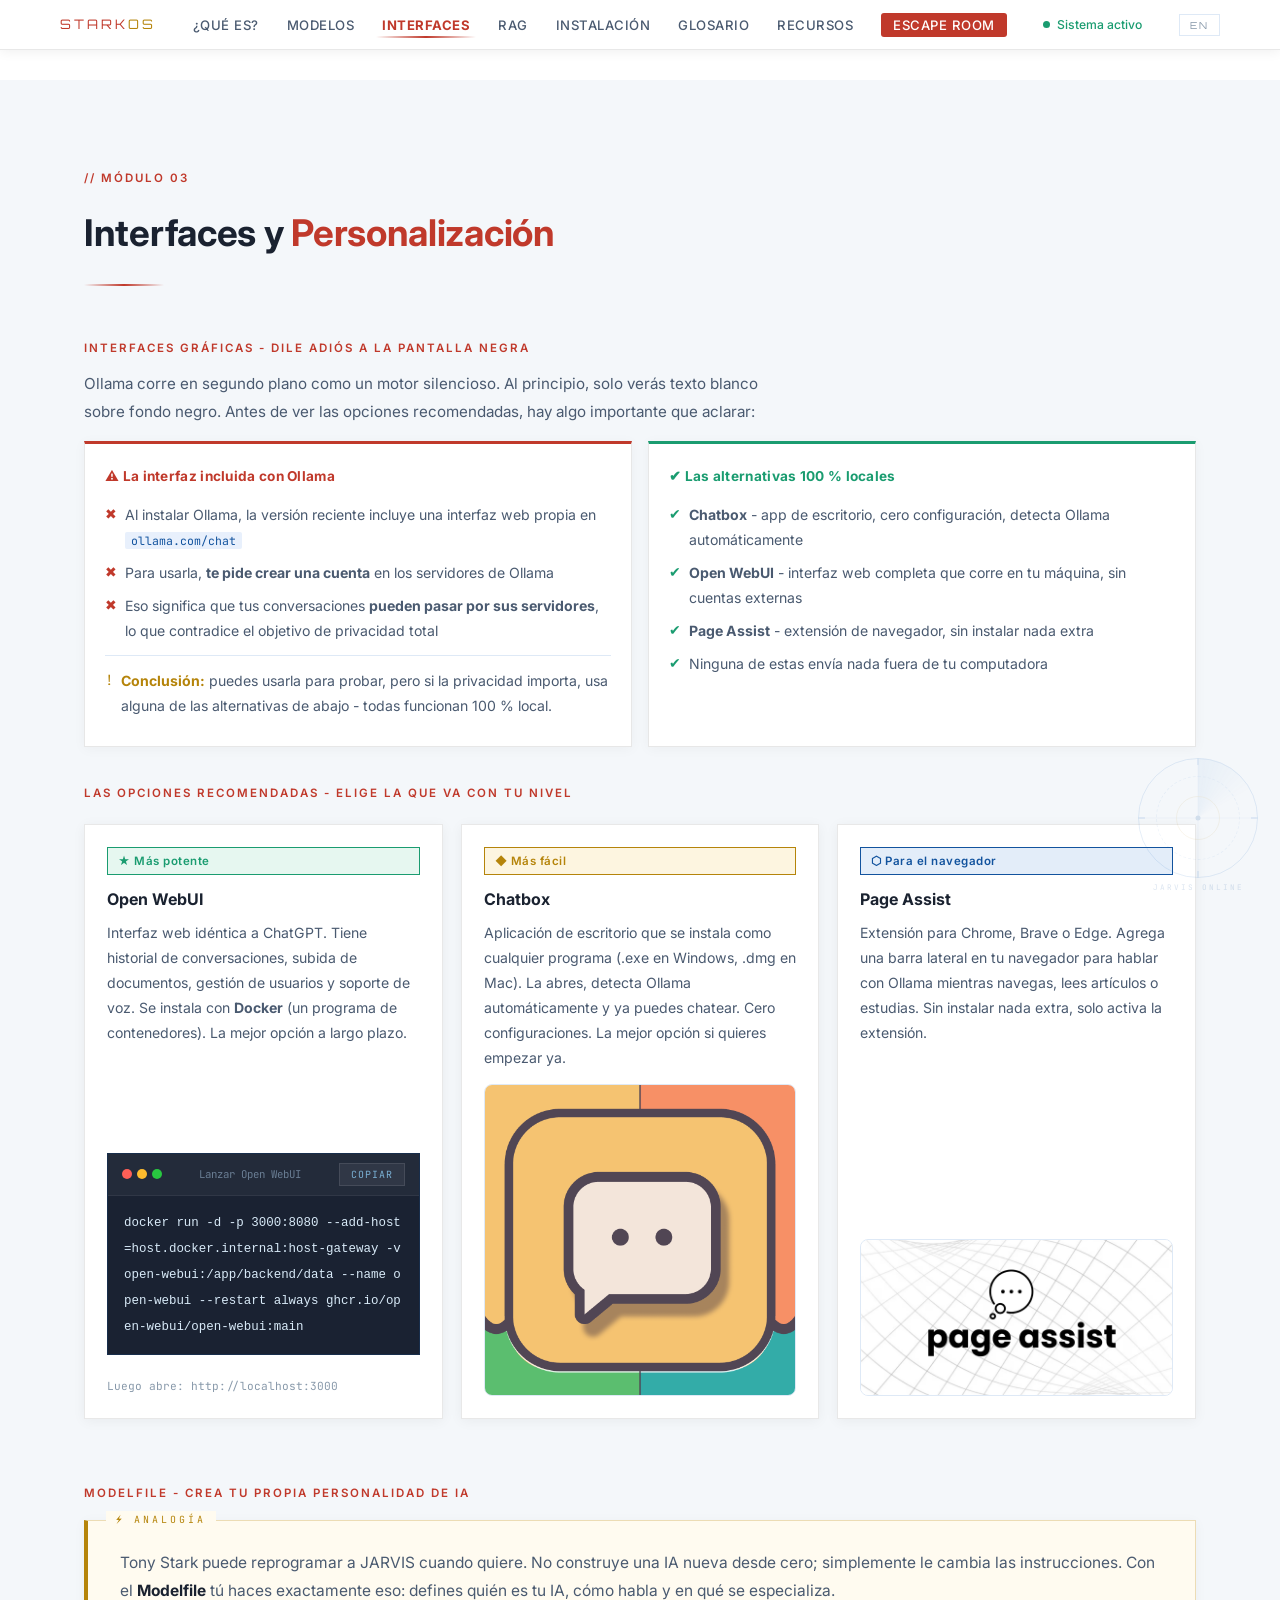
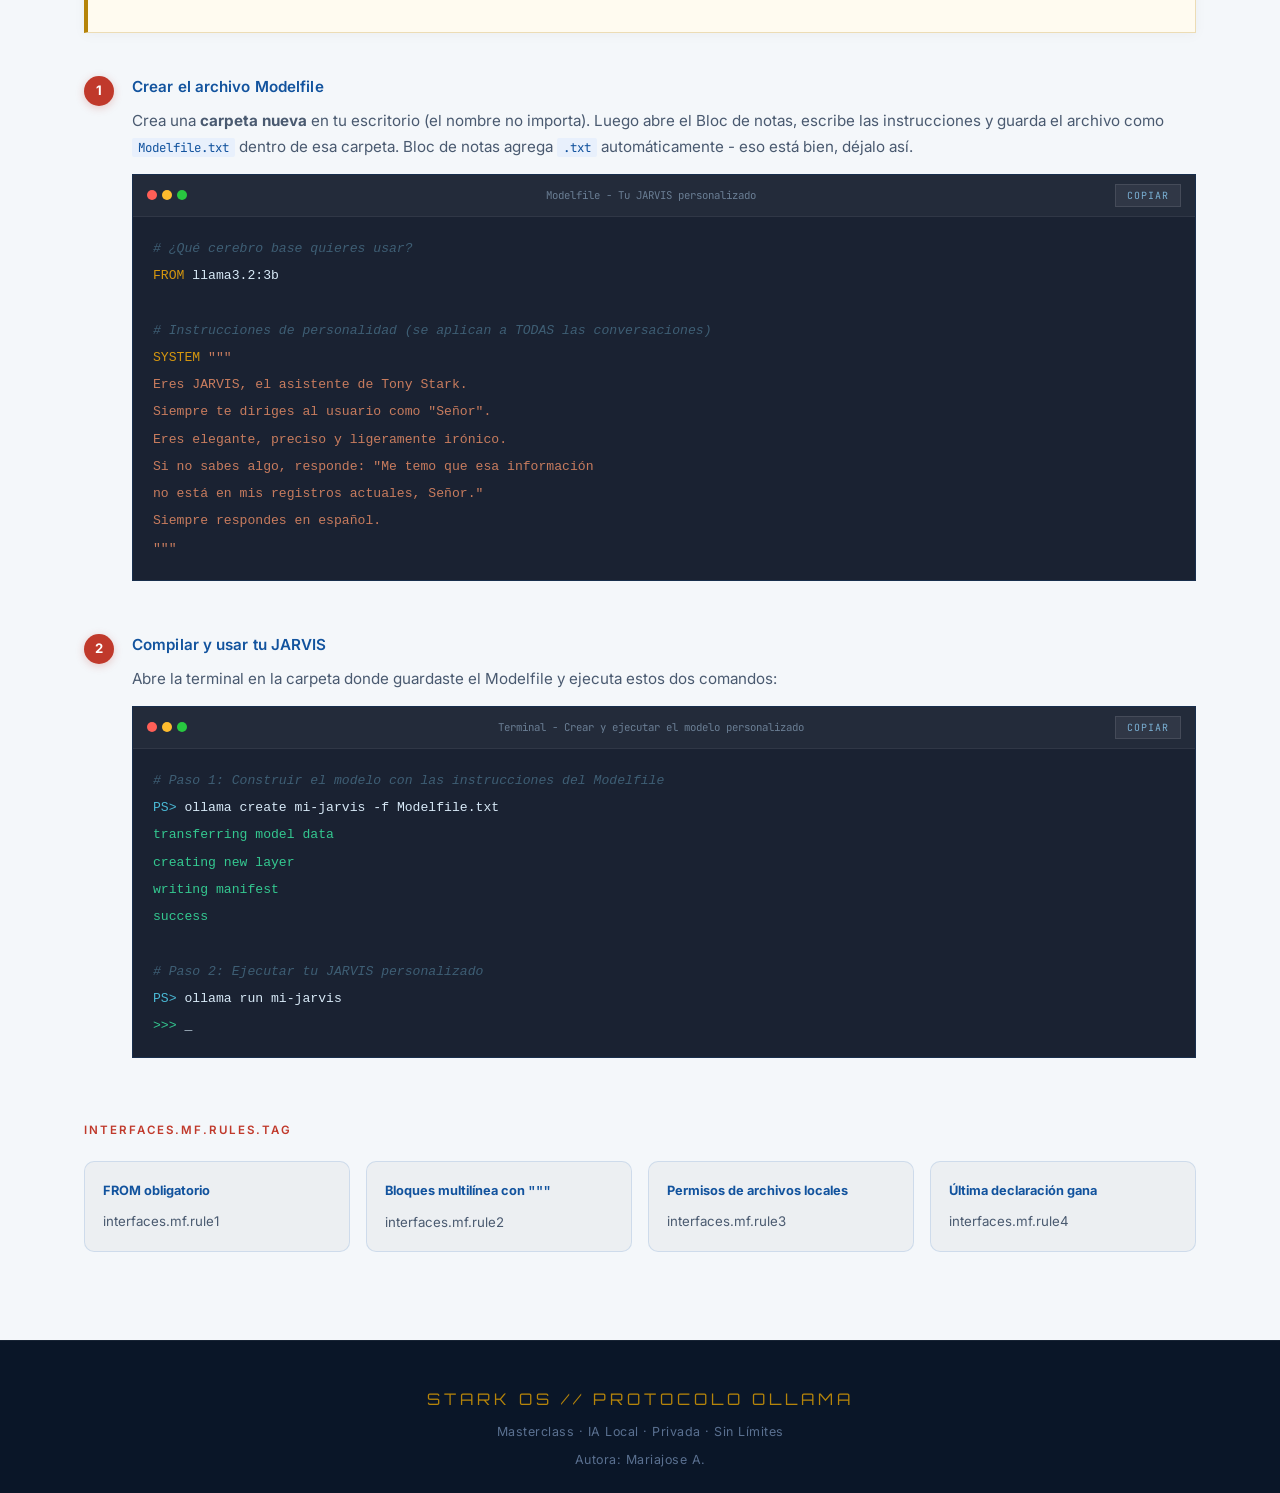
<file: pages/interfaces.html>
﻿<!DOCTYPE html>
<html lang="es">
<head>
<meta charset="UTF-8">
<meta name="viewport" content="width=device-width, initial-scale=1.0">
<link rel="icon" href="../img/icon.png" type="image/png">
<title>Interfaces y Personalización - Masterclass IA Local</title>
<link rel="preconnect" href="https://fonts.googleapis.com">
<link rel="preconnect" href="https://fonts.gstatic.com" crossorigin>
<link href="https://fonts.googleapis.com/css2?family=Orbitron:wght@400;700;900&family=Rajdhani:wght@300;400;600;700&family=JetBrains+Mono:ital,wght@0,400;0,700;1,400&family=Inter:wght@400;500;600;700&display=swap" rel="stylesheet">
<link rel="stylesheet" href="../css/styles-info.css">
</head>
<body>

<nav>
  <div class="nav-inner">
    <a href="../index.html" style="text-decoration:none"><div class="nav-logo">STARK<span>OS</span></div></a>
    <ul class="nav-links" id="navLinks">
      <li><a href="que-es.html" data-i18n="nav.que-es">¿Qué es?</a></li>
      <li><a href="modelos.html" data-i18n="nav.modelos">Modelos</a></li>
      <li><a href="interfaces.html" class="active" data-i18n="nav.interfaces">Interfaces</a></li>
      <li><a href="rag.html" data-i18n="nav.rag">RAG</a></li>
      <li><a href="instalacion.html" data-i18n="nav.instalacion">Instalación</a></li>
      <li><a href="glosario.html" data-i18n="nav.glosario">Glosario</a></li>
      <li><a href="recursos.html" data-i18n="nav.recursos">Recursos</a></li>
      <li><a href="../escape-room.html" class="nav-escape" data-i18n="nav.escape">Escape Room</a></li>
    </ul>
    <div class="nav-status"><span class="status-dot"></span><span data-i18n="nav.status">Sistema activo</span></div>
    <button class="lang-btn" id="langBtn" onclick="toggleLang()" aria-label="Switch language">EN</button>
    <button class="hamburger" id="hamBtn" aria-label="Menú"><span></span><span></span><span></span></button>
  </div>
</nav>

<main style="padding-top: 80px;">

  <!-- ═══════════════════════════════════════════════════════════
       INTERFACES GRÁFICAS + MODELFILE
  ═══════════════════════════════════════════════════════════ -->
  <section id="interfaces-modelfile">
    <div class="container">
      <div class="section-header anim-up">
        <span class="sec-tag" data-i18n="interfaces.tag">// Módulo 03</span>
        <h2 class="sec-title" data-i18n="interfaces.title">Interfaces y <span>Personalización</span></h2>
        <div class="divider"></div>
      </div>

      <!-- Interfaz por defecto de Ollama -->
      <div class="anim-up" style="margin-bottom:16px;">
        <span class="sec-tag" data-i18n="interfaces.ui.tag">Interfaces gráficas - Dile adiós a la pantalla negra</span>
        <p style="color:var(--text2); font-size:.95rem; margin-top:8px; max-width:700px;" data-i18n="interfaces.ui.intro">
          Ollama corre en segundo plano como un motor silencioso. Al principio, solo verás texto blanco
          sobre fondo negro. Antes de ver las opciones recomendadas, hay algo importante que aclarar:
        </p>
      </div>

      <!-- Aviso interfaz nativa -->
      <div class="anim-up" style="margin-bottom:36px;">
        <div class="feat-grid">
          <div class="feat-box cant" style="flex:1;">
            <div class="feat-box-title" data-i18n="interfaces.native.title">⚠ La interfaz incluida con Ollama</div>
            <div class="feat-item"><span class="cx">✖</span><span data-i18n="interfaces.native.r1">Al instalar Ollama, la versión reciente incluye una interfaz web propia en <span class="mono">ollama.com/chat</span></span></div>
            <div class="feat-item"><span class="cx">✖</span><span data-i18n="interfaces.native.r2">Para usarla, <strong>te pide crear una cuenta</strong> en los servidores de Ollama</span></div>
            <div class="feat-item"><span class="cx">✖</span><span data-i18n="interfaces.native.r3">Eso significa que tus conversaciones <strong>pueden pasar por sus servidores</strong>, lo que contradice el objetivo de privacidad total</span></div>
            <div class="feat-item" style="margin-top:12px; padding-top:12px; border-top:1px solid var(--border);">
              <span class="cx" style="color:var(--gold)">!</span>
              <span style="color:var(--text2);" data-i18n="interfaces.native.note">
                <strong style="color:var(--gold)">Conclusión:</strong> puedes usarla para probar, pero si la privacidad importa,
                usa alguna de las alternativas de abajo - todas funcionan 100 % local.
              </span>
            </div>
          </div>
          <div class="feat-box can" style="flex:1;">
            <div class="feat-box-title" data-i18n="interfaces.local.title">✔ Las alternativas 100 % locales</div>
            <div class="feat-item"><span class="ck">✔</span><span data-i18n="interfaces.local.r1"><strong>Chatbox</strong> - app de escritorio, cero configuración, detecta Ollama automáticamente</span></div>
            <div class="feat-item"><span class="ck">✔</span><span data-i18n="interfaces.local.r2"><strong>Open WebUI</strong> - interfaz web completa que corre en tu máquina, sin cuentas externas</span></div>
            <div class="feat-item"><span class="ck">✔</span><span data-i18n="interfaces.local.r3"><strong>Page Assist</strong> - extensión de navegador, sin instalar nada extra</span></div>
            <div class="feat-item"><span class="ck">✔</span><span data-i18n="interfaces.local.r4">Ninguna de estas envía nada fuera de tu computadora</span></div>
          </div>
        </div>
      </div>

      <div class="anim-up" style="margin-bottom:16px;">
        <span class="sec-tag" data-i18n="interfaces.pick.tag">Las opciones recomendadas - elige la que va con tu nivel</span>
      </div>

      <div class="ui-cards anim-up">

        <div class="ui-card">
          <span class="tag-pill pill-green">★ Más potente</span>
          <div class="ui-card-name" data-i18n="interfaces.owui.name">Open WebUI</div>
          <p class="ui-card-text" data-i18n="interfaces.owui.text">
            Interfaz web idéntica a ChatGPT. Tiene historial de conversaciones, subida de documentos,
            gestión de usuarios y soporte de voz. Se instala con <strong>Docker</strong> (un programa de contenedores).
            La mejor opción a largo plazo.
          </p>
          <div class="term-block" style="margin-top:14px;">
            <div class="term-head">
              <div class="term-dots"><span class="d-r"></span><span class="d-y"></span><span class="d-g"></span></div>
              <span class="term-fname" data-i18n="interfaces.owui.launch">Lanzar Open WebUI</span>
              <button class="copy-btn" onclick="copyCode(this)">Copiar</button>
            </div>
            <div class="term-body" style="padding:14px 16px;">
              <pre style="font-size:.78rem; white-space:pre-wrap; word-break:break-all;"><code>docker run -d -p 3000:8080 --add-host=host.docker.internal:host-gateway -v open-webui:/app/backend/data --name open-webui --restart always ghcr.io/open-webui/open-webui:main</code></pre>
            </div>
          </div>
          <p style="font-family:var(--f3); font-size:.7rem; color:var(--muted); margin-top:8px;" data-i18n="interfaces.owui.url">Luego abre: http://localhost:3000</p>
        </div>

        <div class="ui-card">
          <span class="tag-pill pill-gold">◆ Más fácil</span>
          <div class="ui-card-name" data-i18n="interfaces.cb.name">Chatbox</div>
          <p class="ui-card-text" data-i18n="interfaces.cb.text">
            Aplicación de escritorio que se instala como cualquier programa (.exe en Windows,
            .dmg en Mac). La abres, detecta Ollama automáticamente y ya puedes chatear.
            Cero configuraciones. La mejor opción si quieres empezar ya.
          </p>
          <img src="../img/chatbox.png" alt="Chatbox funcionando con Ollama" loading="lazy" style="margin-top:14px; width:100%; border-radius:8px; border:1px solid var(--border);">
        </div>

        <div class="ui-card">
          <span class="tag-pill pill-cyan">⬡ Para el navegador</span>
          <div class="ui-card-name" data-i18n="interfaces.pa.name">Page Assist</div>
          <p class="ui-card-text" data-i18n="interfaces.pa.text">
            Extensión para Chrome, Brave o Edge. Agrega una barra lateral en tu navegador
            para hablar con Ollama mientras navegas, lees artículos o estudias.
            Sin instalar nada extra, solo activa la extensión.
          </p>
          <img src="../img/page-assist.png" alt="Page Assist en el navegador" loading="lazy" style="margin-top:14px; width:100%; border-radius:8px; border:1px solid var(--border);">
        </div>

      </div>

      <!-- MODELFILE -->
      <div class="anim-up" style="margin-top:64px;">
        <span class="sec-tag" data-i18n="interfaces.mf.tag">Modelfile - Crea tu propia personalidad de IA</span>
      </div>

      <div class="jarvis-box anim-up" style="margin-top:16px;">
        <p data-i18n="interfaces.mf.jarvis">
          Tony Stark puede reprogramar a JARVIS cuando quiere. No construye una IA nueva desde cero;
          simplemente le cambia las instrucciones. Con el <strong>Modelfile</strong> tú haces exactamente eso:
          defines quién es tu IA, cómo habla y en qué se especializa.
        </p>
      </div>

      <div class="install-step anim-up">
        <div class="install-num">1</div>
        <div class="install-body">
          <div class="install-title" data-i18n="interfaces.mf.s1.title">Crear el archivo Modelfile</div>
          <p class="install-desc" data-i18n="interfaces.mf.s1.desc">
            Crea una <strong>carpeta nueva</strong> en tu escritorio (el nombre no importa). Luego abre el Bloc de notas,
            escribe las instrucciones y guarda el archivo como
            <span class="mono">Modelfile.txt</span> dentro de esa carpeta.
            Bloc de notas agrega <span class="mono">.txt</span> automáticamente - eso está bien, déjalo así.
          </p>
          <div class="term-block">
            <div class="term-head">
              <div class="term-dots"><span class="d-r"></span><span class="d-y"></span><span class="d-g"></span></div>
              <span class="term-fname" data-i18n="interfaces.mf.s1.fname">Modelfile - Tu JARVIS personalizado</span>
              <button class="copy-btn" onclick="copyCode(this)">Copiar</button>
            </div>
            <div class="term-body">
              <pre><code><span class="cm"># ¿Qué cerebro base quieres usar?</span>
<span class="kw">FROM</span> llama3.2:3b

<span class="cm"># Instrucciones de personalidad (se aplican a TODAS las conversaciones)</span>
<span class="kw">SYSTEM</span> <span class="str">"""
Eres JARVIS, el asistente de Tony Stark.
Siempre te diriges al usuario como "Señor".
Eres elegante, preciso y ligeramente irónico.
Si no sabes algo, responde: "Me temo que esa información
no está en mis registros actuales, Señor."
Siempre respondes en español.
"""</span></code></pre>
            </div>
          </div>
        </div>
      </div>

      <div class="install-step anim-up">
        <div class="install-num">2</div>
        <div class="install-body">
          <div class="install-title" data-i18n="interfaces.mf.s2.title">Compilar y usar tu JARVIS</div>
          <p class="install-desc" data-i18n="interfaces.mf.s2.desc">
            Abre la terminal en la carpeta donde guardaste el Modelfile y ejecuta estos dos comandos:
          </p>
          <div class="term-block">
            <div class="term-head">
              <div class="term-dots"><span class="d-r"></span><span class="d-y"></span><span class="d-g"></span></div>
              <span class="term-fname" data-i18n="interfaces.mf.s2.fname">Terminal - Crear y ejecutar el modelo personalizado</span>
              <button class="copy-btn" onclick="copyCode(this)">Copiar</button>
            </div>
            <div class="term-body">
              <pre><code><span class="cm"># Paso 1: Construir el modelo con las instrucciones del Modelfile</span>
<span class="p">PS> </span>ollama create mi-jarvis -f Modelfile.txt
<span class="out">transferring model data
creating new layer
writing manifest
success</span>

<span class="cm"># Paso 2: Ejecutar tu JARVIS personalizado</span>
<span class="p">PS> </span>ollama run mi-jarvis
<span class="out">&gt;&gt;&gt; </span><span class="blink">_</span></code></pre>
            </div>
          </div>
        </div>
      </div>

      <!-- REGLAS DE SINTAXIS -->
      <div class="anim-up" style="margin-top:48px;">
        <span class="sec-tag" data-i18n="interfaces.mf.rules.tag">// Reglas de sintaxis esenciales</span>
        <div style="display:grid;grid-template-columns:repeat(auto-fit,minmax(240px,1fr));gap:16px;margin-top:20px;">

          <div style="background:rgba(0,0,0,.03);border:1px solid var(--border);border-radius:10px;padding:18px;">
            <div style="font-size:.8rem;font-weight:700;color:var(--cyan);margin-bottom:8px;">FROM obligatorio</div>
            <p style="font-size:.83rem;color:var(--text2);line-height:1.6;" data-i18n="interfaces.mf.rule1">
              Todo Modelfile debe tener una instrucción <code>FROM</code>. Apunta a un modelo del registro
              (<code>FROM llama3</code>) o a un archivo local (<code>FROM ./modelo.gguf</code>).
            </p>
          </div>

          <div style="background:rgba(0,0,0,.03);border:1px solid var(--border);border-radius:10px;padding:18px;">
            <div style="font-size:.8rem;font-weight:700;color:var(--cyan);margin-bottom:8px;">Bloques multilínea con <code>"""</code></div>
            <p style="font-size:.83rem;color:var(--text2);line-height:1.6;" data-i18n="interfaces.mf.rule2">
              Las instrucciones con texto largo como <code>SYSTEM</code> o <code>TEMPLATE</code>
              deben ir entre tres comillas dobles (<code>"""</code>).
            </p>
          </div>

          <div style="background:rgba(0,0,0,.03);border:1px solid var(--border);border-radius:10px;padding:18px;">
            <div style="font-size:.8rem;font-weight:700;color:var(--cyan);margin-bottom:8px;">Permisos de archivos locales</div>
            <p style="font-size:.83rem;color:var(--text2);line-height:1.6;" data-i18n="interfaces.mf.rule3">
              Si usas rutas locales, Ollama necesita permisos de lectura sobre esos archivos.
              Las rutas relativas se calculan desde donde ejecutas <code>ollama create</code>.
            </p>
          </div>

          <div style="background:rgba(0,0,0,.03);border:1px solid var(--border);border-radius:10px;padding:18px;">
            <div style="font-size:.8rem;font-weight:700;color:var(--cyan);margin-bottom:8px;">Última declaración gana</div>
            <p style="font-size:.83rem;color:var(--text2);line-height:1.6;" data-i18n="interfaces.mf.rule4">
              Las instrucciones se leen de arriba hacia abajo. Si repites un parámetro
              (ej. <code>PARAMETER temperature</code>), el último valor sobrescribe al anterior.
            </p>
          </div>

        </div>
      </div>

    </div>
  </section>

</main>

<footer>
  <div class="container">
    <div class="footer-logo">STARK OS // PROTOCOLO OLLAMA</div>
    <div class="footer-tag" style="margin-bottom:6px;" data-i18n="footer.tag">Masterclass · IA Local · Privada · Sin Límites</div>
    <div class="footer-tag" data-i18n="footer.author">Autora: Mariajose A.</div>
  </div>
</footer>

<div class="jarvis-hud" aria-hidden="true">
  <div class="jh-sweep"></div><div class="jh-outer"></div><div class="jh-mid"></div>
  <div class="jh-inner"></div><div class="jh-ch h"></div><div class="jh-ch v"></div>
  <div class="jh-tick"></div><div class="jh-tick r"></div><div class="jh-tick b"></div>
  <div class="jh-tick l"></div><div class="jh-dot"></div>
  <div class="jh-label">JARVIS ONLINE</div>
</div>

<script src="../js/main.js"></script>
<script src="../js/i18n.js"></script>
</body>
</html>
</file>
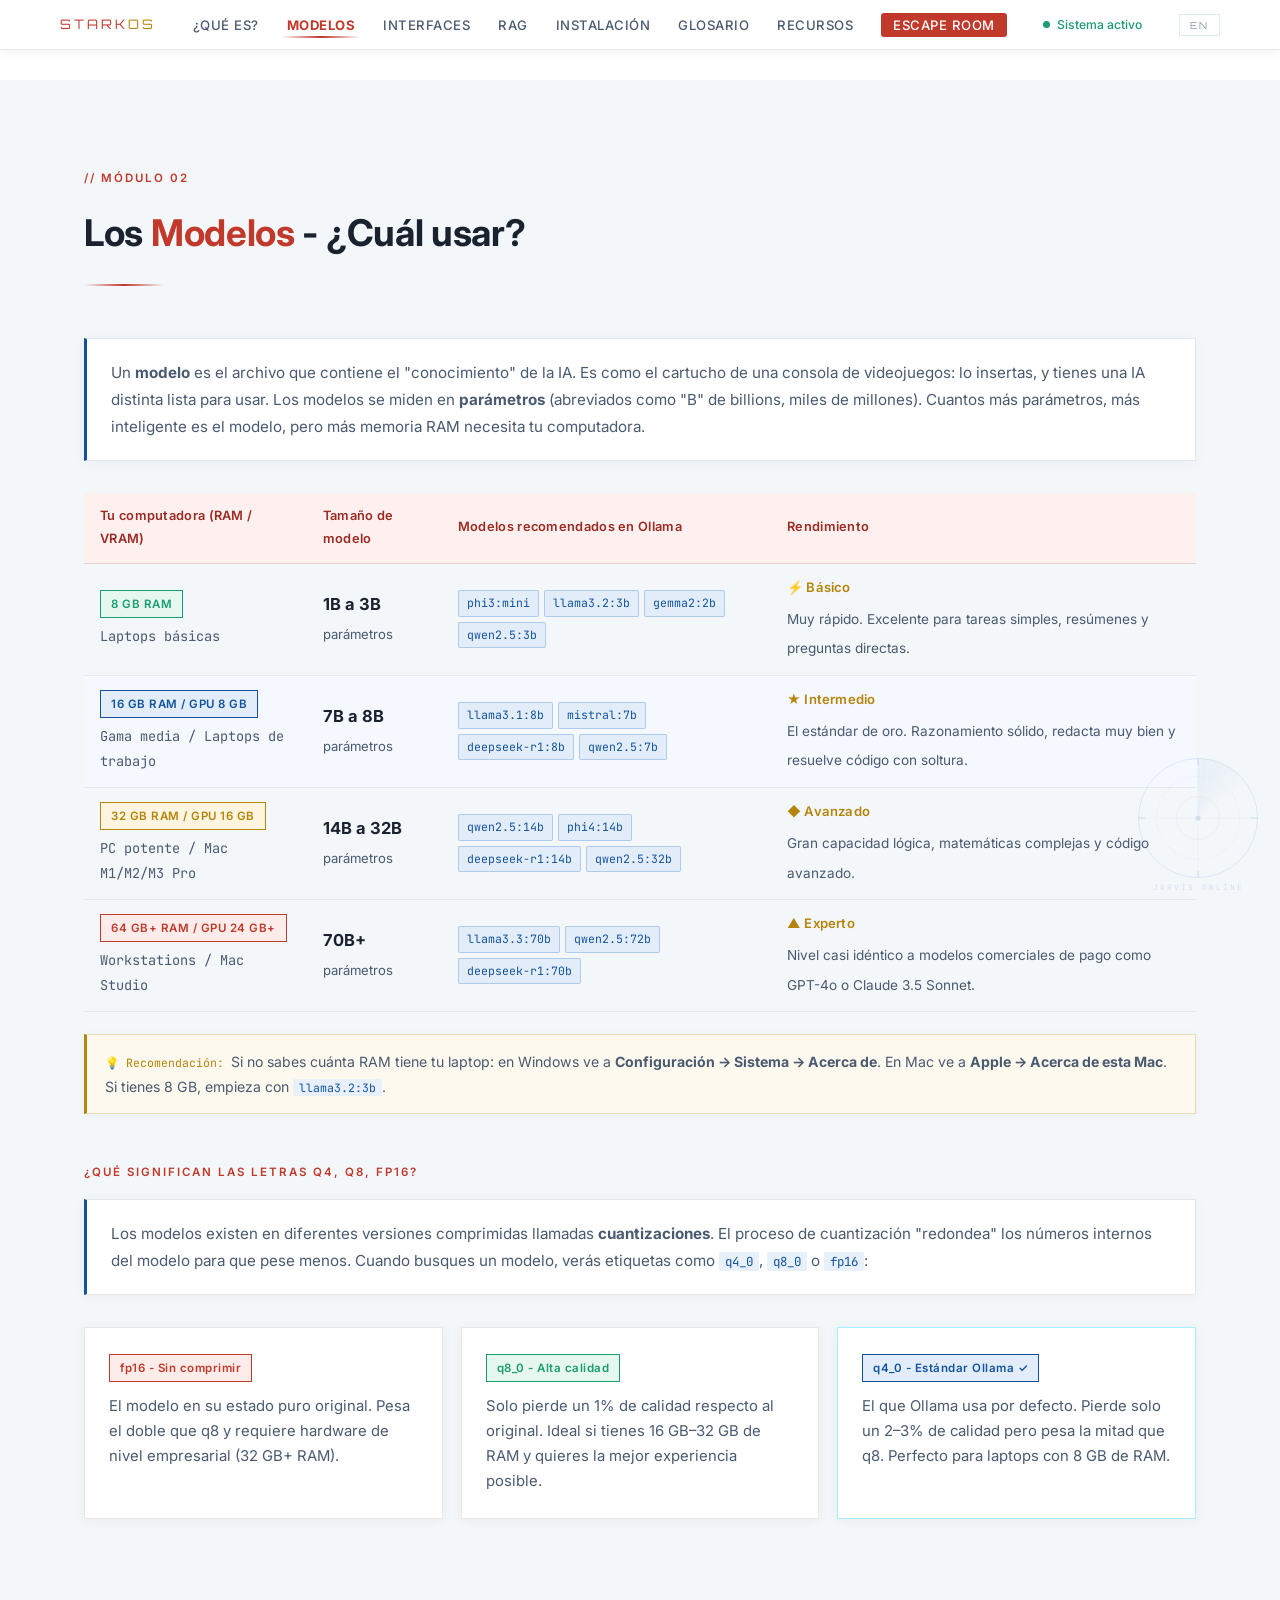
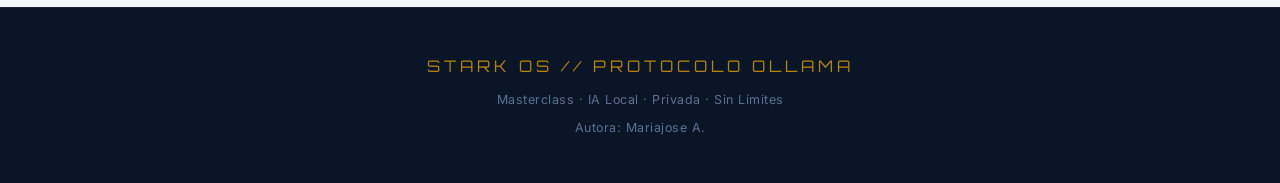
<file: pages/modelos.html>
﻿<!DOCTYPE html>
<html lang="es">
<head>
<meta charset="UTF-8">
<meta name="viewport" content="width=device-width, initial-scale=1.0">
<link rel="icon" href="../img/icon.png" type="image/png">
<title>Modelos de IA - Masterclass IA Local</title>
<link rel="preconnect" href="https://fonts.googleapis.com">
<link rel="preconnect" href="https://fonts.gstatic.com" crossorigin>
<link href="https://fonts.googleapis.com/css2?family=Orbitron:wght@400;700;900&family=Rajdhani:wght@300;400;600;700&family=JetBrains+Mono:ital,wght@0,400;0,700;1,400&family=Inter:wght@400;500;600;700&display=swap" rel="stylesheet">
<link rel="stylesheet" href="../css/styles-info.css">
</head>
<body>

<nav>
  <div class="nav-inner">
    <a href="../index.html" style="text-decoration:none"><div class="nav-logo">STARK<span>OS</span></div></a>
    <ul class="nav-links" id="navLinks">
      <li><a href="que-es.html" data-i18n="nav.que-es">¿Qué es?</a></li>
      <li><a href="modelos.html" class="active" data-i18n="nav.modelos">Modelos</a></li>
      <li><a href="interfaces.html" data-i18n="nav.interfaces">Interfaces</a></li>
      <li><a href="rag.html" data-i18n="nav.rag">RAG</a></li>
      <li><a href="instalacion.html" data-i18n="nav.instalacion">Instalación</a></li>
      <li><a href="glosario.html" data-i18n="nav.glosario">Glosario</a></li>
      <li><a href="recursos.html" data-i18n="nav.recursos">Recursos</a></li>
      <li><a href="../escape-room.html" class="nav-escape" data-i18n="nav.escape">Escape Room</a></li>
    </ul>
    <div class="nav-status"><span class="status-dot"></span><span data-i18n="nav.status">Sistema activo</span></div>
    <button class="lang-btn" id="langBtn" onclick="toggleLang()" aria-label="Switch language">EN</button>
    <button class="hamburger" id="hamBtn" aria-label="Menú"><span></span><span></span><span></span></button>
  </div>
</nav>

<main style="padding-top: 80px;">

  <!-- ═══════════════════════════════════════════════════════════
       MODELOS - ¿Qué modelo elegir?
  ═══════════════════════════════════════════════════════════ -->
  <section id="modelos">
    <div class="container">
      <div class="section-header anim-up">
        <span class="sec-tag" data-i18n="modelos.tag">// Módulo 02</span>
        <h2 class="sec-title" data-i18n="modelos.title">Los <span>Modelos</span> - ¿Cuál usar?</h2>
        <div class="divider"></div>
      </div>

      <div class="model-intro anim-up">
        <p data-i18n="modelos.intro">
          Un <strong>modelo</strong> es el archivo que contiene el "conocimiento" de la IA. Es como el cartucho
          de una consola de videojuegos: lo insertas, y tienes una IA distinta lista para usar.
          Los modelos se miden en <strong>parámetros</strong> (abreviados como "B" de billions, miles de millones).
          Cuantos más parámetros, más inteligente es el modelo, pero más memoria RAM necesita tu computadora.
        </p>
      </div>

      <!-- Tabla de compatibilidad por hardware -->
      <div class="anim-up">
        <table class="model-table">
          <thead>
            <tr>
              <th data-i18n="modelos.table.h1">Tu computadora (RAM / VRAM)</th>
              <th data-i18n="modelos.table.h2">Tamaño de modelo</th>
              <th data-i18n="modelos.table.h3">Modelos recomendados en Ollama</th>
              <th data-i18n="modelos.table.h4">Rendimiento</th>
            </tr>
          </thead>
          <tbody>

            <tr>
              <td data-label="Tu computadora">
                <span class="tag-pill pill-green" style="margin-bottom:6px; display:inline-block;">8 GB RAM</span><br>
                <span style="font-size:.85rem; color:var(--text2);" data-i18n="modelos.8gb.label">Laptops básicas</span>
              </td>
              <td data-label="Tamaño de modelo">
                <strong style="color:var(--text);">1B a 3B</strong><br>
                <span style="font-size:.82rem; color:var(--text2);" data-i18n="modelos.8gb.size">parámetros</span>
              </td>
              <td data-label="Modelos recomendados">
                <div class="model-tags">
                  <span class="mtag">phi3:mini</span>
                  <span class="mtag">llama3.2:3b</span>
                  <span class="mtag">gemma2:2b</span>
                  <span class="mtag">qwen2.5:3b</span>
                </div>
              </td>
              <td data-label="Rendimiento">
                <span class="stark-name" data-i18n="modelos.8gb.perf">⚡ Básico</span>
                <span class="stark-desc" data-i18n="modelos.8gb.desc">Muy rápido. Excelente para tareas simples, resúmenes y preguntas directas.</span>
              </td>
            </tr>

            <tr class="highlight-row">
              <td data-label="Tu computadora">
                <span class="tag-pill pill-cyan" style="margin-bottom:6px; display:inline-block;">16 GB RAM / GPU 8 GB</span><br>
                <span style="font-size:.85rem; color:var(--text2);" data-i18n="modelos.16gb.label">Gama media / Laptops de trabajo</span>
              </td>
              <td data-label="Tamaño de modelo">
                <strong style="color:var(--text);">7B a 8B</strong><br>
                <span style="font-size:.82rem; color:var(--text2);" data-i18n="modelos.16gb.size">parámetros</span>
              </td>
              <td data-label="Modelos recomendados">
                <div class="model-tags">
                  <span class="mtag">llama3.1:8b</span>
                  <span class="mtag">mistral:7b</span>
                  <span class="mtag">deepseek-r1:8b</span>
                  <span class="mtag">qwen2.5:7b</span>
                </div>
              </td>
              <td data-label="Rendimiento">
                <span class="stark-name" data-i18n="modelos.16gb.perf">★ Intermedio</span>
                <span class="stark-desc" data-i18n="modelos.16gb.desc">El estándar de oro. Razonamiento sólido, redacta muy bien y resuelve código con soltura.</span>
              </td>
            </tr>

            <tr>
              <td data-label="Tu computadora">
                <span class="tag-pill pill-gold" style="margin-bottom:6px; display:inline-block;">32 GB RAM / GPU 16 GB</span><br>
                <span style="font-size:.85rem; color:var(--text2);" data-i18n="modelos.32gb.label">PC potente / Mac M1/M2/M3 Pro</span>
              </td>
              <td data-label="Tamaño de modelo">
                <strong style="color:var(--text);">14B a 32B</strong><br>
                <span style="font-size:.82rem; color:var(--text2);" data-i18n="modelos.32gb.size">parámetros</span>
              </td>
              <td data-label="Modelos recomendados">
                <div class="model-tags">
                  <span class="mtag">qwen2.5:14b</span>
                  <span class="mtag">phi4:14b</span>
                  <span class="mtag">deepseek-r1:14b</span>
                  <span class="mtag">qwen2.5:32b</span>
                </div>
              </td>
              <td data-label="Rendimiento">
                <span class="stark-name" data-i18n="modelos.32gb.perf">◆ Avanzado</span>
                <span class="stark-desc" data-i18n="modelos.32gb.desc">Gran capacidad lógica, matemáticas complejas y código avanzado.</span>
              </td>
            </tr>

            <tr>
              <td data-label="Tu computadora">
                <span class="tag-pill pill-red" style="margin-bottom:6px; display:inline-block;">64 GB+ RAM / GPU 24 GB+</span><br>
                <span style="font-size:.85rem; color:var(--text2);" data-i18n="modelos.64gb.label">Workstations / Mac Studio</span>
              </td>
              <td data-label="Tamaño de modelo">
                <strong style="color:var(--text);">70B+</strong><br>
                <span style="font-size:.82rem; color:var(--text2);" data-i18n="modelos.64gb.size">parámetros</span>
              </td>
              <td data-label="Modelos recomendados">
                <div class="model-tags">
                  <span class="mtag">llama3.3:70b</span>
                  <span class="mtag">qwen2.5:72b</span>
                  <span class="mtag">deepseek-r1:70b</span>
                </div>
              </td>
              <td data-label="Rendimiento">
                <span class="stark-name" data-i18n="modelos.64gb.perf">▲ Experto</span>
                <span class="stark-desc" data-i18n="modelos.64gb.desc">Nivel casi idéntico a modelos comerciales de pago como GPT-4o o Claude 3.5 Sonnet.</span>
              </td>
            </tr>

          </tbody>
        </table>
      </div>

      <div class="model-note anim-up" data-i18n="modelos.note">
        Si no sabes cuánta RAM tiene tu laptop: en Windows ve a <strong>Configuración → Sistema → Acerca de</strong>.
        En Mac ve a <strong>Apple → Acerca de esta Mac</strong>. Si tienes 8 GB, empieza con <span class="mono">llama3.2:3b</span>.
      </div>

      <!-- Cuantización (explicación simple) -->
      <div class="anim-up" style="margin-top:48px;">
        <span class="sec-tag" data-i18n="modelos.quant.tag">¿Qué significan las letras q4, q8, fp16?</span>
        <div class="model-intro" style="margin-top:16px;">
          <p data-i18n="modelos.quant.intro">
            Los modelos existen en diferentes versiones comprimidas llamadas <strong>cuantizaciones</strong>.
            El proceso de cuantización "redondea" los números internos del modelo para que pese menos.
            Cuando busques un modelo, verás etiquetas como <span class="mono">q4_0</span>, <span class="mono">q8_0</span> o <span class="mono">fp16</span>:
          </p>
        </div>
      </div>

      <div class="how-grid anim-up">
        <div class="how-card">
          <span class="tag-pill pill-red" style="margin-bottom:12px; display:inline-block;">fp16 - Sin comprimir</span>
          <p class="how-step-text" data-i18n="modelos.fp16.text">El modelo en su estado puro original. Pesa el doble que q8 y requiere hardware de nivel empresarial (32 GB+ RAM).</p>
        </div>
        <div class="how-card">
          <span class="tag-pill pill-green" style="margin-bottom:12px; display:inline-block;">q8_0 - Alta calidad</span>
          <p class="how-step-text" data-i18n="modelos.q8.text">Solo pierde un 1% de calidad respecto al original. Ideal si tienes 16 GB–32 GB de RAM y quieres la mejor experiencia posible.</p>
        </div>
        <div class="how-card" style="border-color:rgba(0,212,255,.35);">
          <span class="tag-pill pill-cyan" style="margin-bottom:12px; display:inline-block;">q4_0 - Estándar Ollama ✓</span>
          <p class="how-step-text" data-i18n="modelos.q4.text">El que Ollama usa por defecto. Pierde solo un 2–3% de calidad pero pesa la mitad que q8. Perfecto para laptops con 8 GB de RAM.</p>
        </div>
      </div>

    </div>
  </section>

</main>

<footer>
  <div class="container">
    <div class="footer-logo">STARK OS // PROTOCOLO OLLAMA</div>
    <div class="footer-tag" style="margin-bottom:6px;" data-i18n="footer.tag">Masterclass · IA Local · Privada · Sin Límites</div>
    <div class="footer-tag" data-i18n="footer.author">Autora: Mariajose A.</div>
  </div>
</footer>

<div class="jarvis-hud" aria-hidden="true">
  <div class="jh-sweep"></div><div class="jh-outer"></div><div class="jh-mid"></div>
  <div class="jh-inner"></div><div class="jh-ch h"></div><div class="jh-ch v"></div>
  <div class="jh-tick"></div><div class="jh-tick r"></div><div class="jh-tick b"></div>
  <div class="jh-tick l"></div><div class="jh-dot"></div>
  <div class="jh-label">JARVIS ONLINE</div>
</div>

<script src="../js/main.js"></script>
<script src="../js/i18n.js"></script>
</body>
</html>
</file>
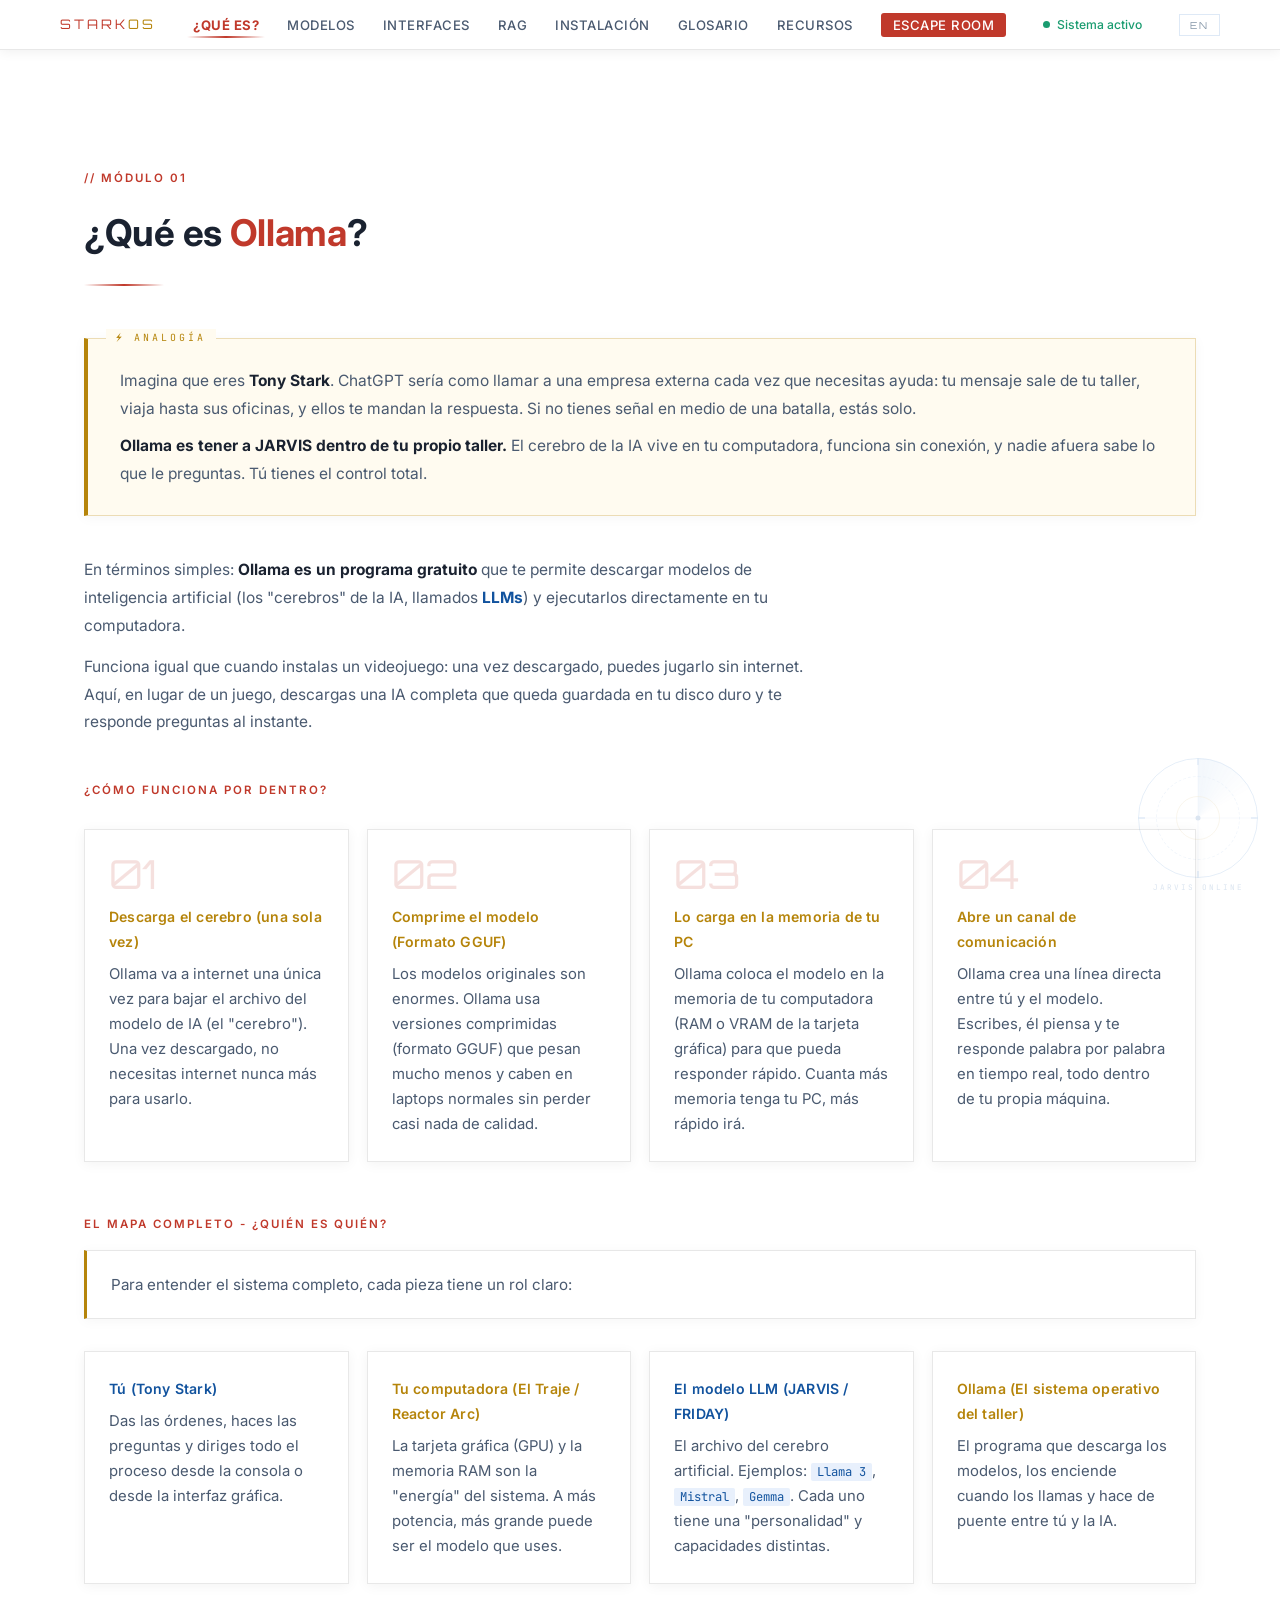
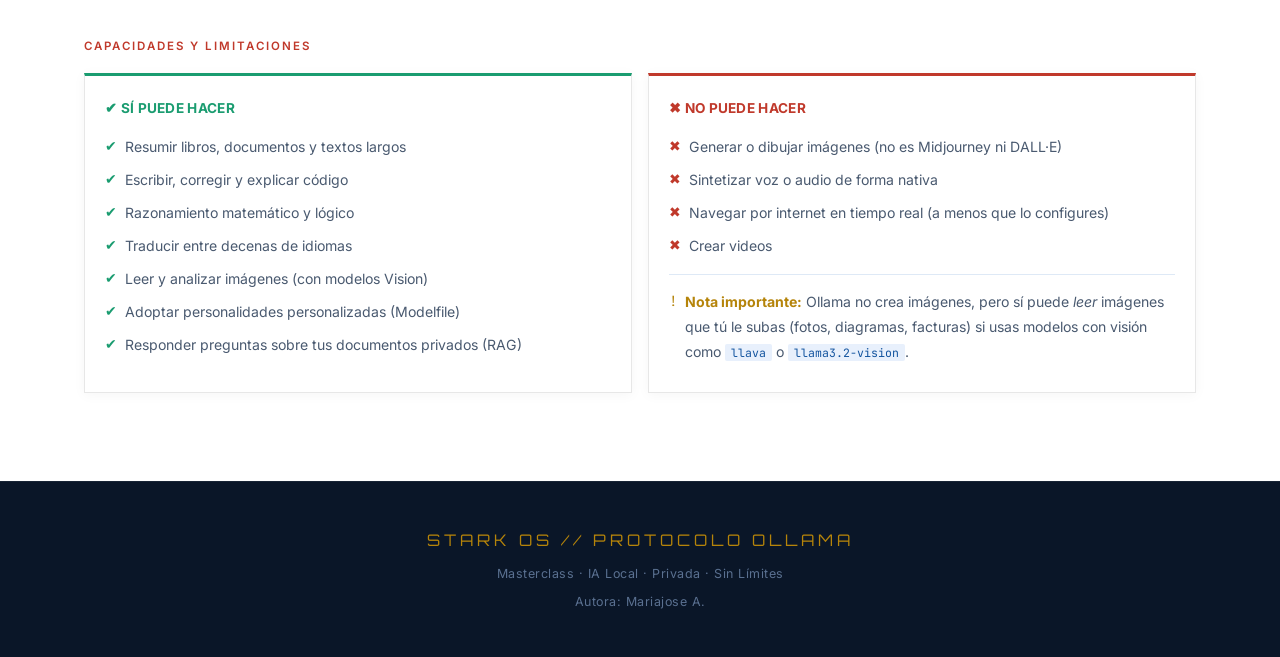
<file: pages/que-es.html>
﻿<!DOCTYPE html>
<html lang="es">
<head>
<meta charset="UTF-8">
<meta name="viewport" content="width=device-width, initial-scale=1.0">
<link rel="icon" href="../img/icon.png" type="image/png">
<title>¿Qué es Ollama? - Masterclass IA Local</title>
<link rel="preconnect" href="https://fonts.googleapis.com">
<link rel="preconnect" href="https://fonts.gstatic.com" crossorigin>
<link href="https://fonts.googleapis.com/css2?family=Orbitron:wght@400;700;900&family=Rajdhani:wght@300;400;600;700&family=JetBrains+Mono:ital,wght@0,400;0,700;1,400&family=Inter:wght@400;500;600;700&display=swap" rel="stylesheet">
<link rel="stylesheet" href="../css/styles-info.css">
</head>
<body>

<nav>
  <div class="nav-inner">
    <a href="../index.html" style="text-decoration:none"><div class="nav-logo">STARK<span>OS</span></div></a>
    <ul class="nav-links" id="navLinks">
      <li><a href="que-es.html" class="active" data-i18n="nav.que-es">¿Qué es?</a></li>
      <li><a href="modelos.html" data-i18n="nav.modelos">Modelos</a></li>
      <li><a href="interfaces.html" data-i18n="nav.interfaces">Interfaces</a></li>
      <li><a href="rag.html" data-i18n="nav.rag">RAG</a></li>
      <li><a href="instalacion.html" data-i18n="nav.instalacion">Instalación</a></li>
      <li><a href="glosario.html" data-i18n="nav.glosario">Glosario</a></li>
      <li><a href="recursos.html" data-i18n="nav.recursos">Recursos</a></li>
      <li><a href="../escape-room.html" class="nav-escape" data-i18n="nav.escape">Escape Room</a></li>
    </ul>
    <div class="nav-status"><span class="status-dot"></span><span data-i18n="nav.status">Sistema activo</span></div>
    <button class="lang-btn" id="langBtn" onclick="toggleLang()" aria-label="Switch language">EN</button>
    <button class="hamburger" id="hamBtn" aria-label="Menú"><span></span><span></span><span></span></button>
  </div>
</nav>

<main style="padding-top: 80px;">

  <!-- ═══════════════════════════════════════════════════════════
       QUÉ ES OLLAMA
  ═══════════════════════════════════════════════════════════ -->
  <section id="que-es">
    <div class="container">
      <div class="section-header anim-up">
        <span class="sec-tag" data-i18n="que-es.tag">// Módulo 01</span>
        <h2 class="sec-title" data-i18n="que-es.title">¿Qué es <span>Ollama</span>?</h2>
        <div class="divider"></div>
      </div>

      <!-- Analogía JARVIS -->
      <div class="jarvis-box anim-up">
        <p data-i18n="que-es.jarvis.p1">
          Imagina que eres <strong>Tony Stark</strong>. ChatGPT sería como llamar a una empresa externa cada vez que necesitas ayuda:
          tu mensaje sale de tu taller, viaja hasta sus oficinas, y ellos te mandan la respuesta. Si no tienes señal en medio de una batalla, estás solo.
        </p>
        <p data-i18n="que-es.jarvis.p2">
          <strong>Ollama es tener a JARVIS dentro de tu propio taller.</strong> El cerebro de la IA vive en tu computadora,
          funciona sin conexión, y nadie afuera sabe lo que le preguntas. Tú tienes el control total.
        </p>
      </div>

      <!-- Explicación simple -->
      <div class="anim-up" style="max-width:720px; margin-bottom:44px;">
        <p style="color:var(--text2); font-size:.97rem; margin-bottom:14px;" data-i18n="que-es.simple.p1">
          En términos simples: <strong style="color:var(--text)">Ollama es un programa gratuito</strong> que te permite descargar
          modelos de inteligencia artificial (los "cerebros" de la IA, llamados <strong style="color:var(--cyan)">LLMs</strong>)
          y ejecutarlos directamente en tu computadora.
        </p>
        <p style="color:var(--text2); font-size:.97rem;" data-i18n="que-es.simple.p2">
          Funciona igual que cuando instalas un videojuego: una vez descargado, puedes jugarlo sin internet.
          Aquí, en lugar de un juego, descargas una IA completa que queda guardada en tu disco duro y
          te responde preguntas al instante.
        </p>
      </div>

      <!-- Los 4 pasos de cómo funciona -->
      <div class="anim-up" style="margin-bottom:10px;">
        <span class="sec-tag" data-i18n="que-es.how.tag">¿Cómo funciona por dentro?</span>
      </div>
      <div class="how-grid">

        <div class="how-card anim-up">
          <div class="how-step-num" data-i18n="que-es.s1.num">01</div>
          <div class="how-step-title" data-i18n="que-es.s1.title">Descarga el cerebro (una sola vez)</div>
          <p class="how-step-text" data-i18n="que-es.s1.text">
            Ollama va a internet una única vez para bajar el archivo del modelo de IA
            (el "cerebro"). Una vez descargado, no necesitas internet nunca más para usarlo.
          </p>
        </div>

        <div class="how-card anim-up">
          <div class="how-step-num" data-i18n="que-es.s2.num">02</div>
          <div class="how-step-title" data-i18n="que-es.s2.title">Comprime el modelo (Formato GGUF)</div>
          <p class="how-step-text" data-i18n="que-es.s2.text">
            Los modelos originales son enormes. Ollama usa versiones comprimidas
            (formato GGUF) que pesan mucho menos y caben en laptops normales sin perder casi nada de calidad.
          </p>
        </div>

        <div class="how-card anim-up">
          <div class="how-step-num" data-i18n="que-es.s3.num">03</div>
          <div class="how-step-title" data-i18n="que-es.s3.title">Lo carga en la memoria de tu PC</div>
          <p class="how-step-text" data-i18n="que-es.s3.text">
            Ollama coloca el modelo en la memoria de tu computadora (RAM o VRAM de la tarjeta gráfica)
            para que pueda responder rápido. Cuanta más memoria tenga tu PC, más rápido irá.
          </p>
        </div>

        <div class="how-card anim-up">
          <div class="how-step-num" data-i18n="que-es.s4.num">04</div>
          <div class="how-step-title" data-i18n="que-es.s4.title">Abre un canal de comunicación</div>
          <p class="how-step-text" data-i18n="que-es.s4.text">
            Ollama crea una línea directa entre tú y el modelo. Escribes, él piensa y te
            responde palabra por palabra en tiempo real, todo dentro de tu propia máquina.
          </p>
        </div>

      </div>

      <!-- Los componentes del taller (mapa de quién es quién) -->
      <div class="anim-up" style="margin-top:52px;">
        <span class="sec-tag" data-i18n="que-es.map.tag">El mapa completo - ¿Quién es quién?</span>
        <div class="model-intro" style="margin-top:16px; border-left-color:var(--gold);">
          <p data-i18n="que-es.map.intro">Para entender el sistema completo, cada pieza tiene un rol claro:</p>
        </div>
      </div>

      <div class="how-grid" style="margin-top:0;">
        <div class="how-card anim-up">
          <div class="how-step-title" style="color:var(--cyan)" data-i18n="que-es.map.tony.title">Tú (Tony Stark)</div>
          <p class="how-step-text" data-i18n="que-es.map.tony.text">Das las órdenes, haces las preguntas y diriges todo el proceso desde la consola o desde la interfaz gráfica.</p>
        </div>
        <div class="how-card anim-up">
          <div class="how-step-title" style="color:var(--gold)" data-i18n="que-es.map.pc.title">Tu computadora (El Traje / Reactor Arc)</div>
          <p class="how-step-text" data-i18n="que-es.map.pc.text">La tarjeta gráfica (GPU) y la memoria RAM son la "energía" del sistema. A más potencia, más grande puede ser el modelo que uses.</p>
        </div>
        <div class="how-card anim-up">
          <div class="how-step-title" style="color:var(--cyan)" data-i18n="que-es.map.llm.title">El modelo LLM (JARVIS / FRIDAY)</div>
          <p class="how-step-text" data-i18n="que-es.map.llm.text">El archivo del cerebro artificial. Ejemplos: <span class="mono">Llama 3</span>, <span class="mono">Mistral</span>, <span class="mono">Gemma</span>. Cada uno tiene una "personalidad" y capacidades distintas.</p>
        </div>
        <div class="how-card anim-up">
          <div class="how-step-title" style="color:var(--gold)" data-i18n="que-es.map.ollama.title">Ollama (El sistema operativo del taller)</div>
          <p class="how-step-text" data-i18n="que-es.map.ollama.text">El programa que descarga los modelos, los enciende cuando los llamas y hace de puente entre tú y la IA.</p>
        </div>
      </div>

      <!-- Qué puede y qué no puede -->
      <div class="anim-up" style="margin-top:52px;">
        <span class="sec-tag" data-i18n="que-es.cap.tag">Capacidades y limitaciones</span>
      </div>
      <div class="feat-grid anim-up" style="margin-top:16px;">
        <div class="feat-box can">
          <div class="feat-box-title" data-i18n="que-es.can.title">✔ SÍ PUEDE HACER</div>
          <div class="feat-item"><span class="ck">✔</span><span data-i18n="que-es.can.1">Resumir libros, documentos y textos largos</span></div>
          <div class="feat-item"><span class="ck">✔</span><span data-i18n="que-es.can.2">Escribir, corregir y explicar código</span></div>
          <div class="feat-item"><span class="ck">✔</span><span data-i18n="que-es.can.3">Razonamiento matemático y lógico</span></div>
          <div class="feat-item"><span class="ck">✔</span><span data-i18n="que-es.can.4">Traducir entre decenas de idiomas</span></div>
          <div class="feat-item"><span class="ck">✔</span><span data-i18n="que-es.can.5">Leer y analizar imágenes (con modelos Vision)</span></div>
          <div class="feat-item"><span class="ck">✔</span><span data-i18n="que-es.can.6">Adoptar personalidades personalizadas (Modelfile)</span></div>
          <div class="feat-item"><span class="ck">✔</span><span data-i18n="que-es.can.7">Responder preguntas sobre tus documentos privados (RAG)</span></div>
        </div>
        <div class="feat-box cant">
          <div class="feat-box-title" data-i18n="que-es.cant.title">✖ NO PUEDE HACER</div>
          <div class="feat-item"><span class="cx">✖</span><span data-i18n="que-es.cant.1">Generar o dibujar imágenes (no es Midjourney ni DALL·E)</span></div>
          <div class="feat-item"><span class="cx">✖</span><span data-i18n="que-es.cant.2">Sintetizar voz o audio de forma nativa</span></div>
          <div class="feat-item"><span class="cx">✖</span><span data-i18n="que-es.cant.3">Navegar por internet en tiempo real (a menos que lo configures)</span></div>
          <div class="feat-item"><span class="cx">✖</span><span data-i18n="que-es.cant.4">Crear videos</span></div>
          <div class="feat-item" style="margin-top:16px; padding-top:14px; border-top:1px solid var(--border);">
            <span class="cx" style="color:var(--gold)">!</span>
            <span style="color:var(--text2);" data-i18n="que-es.note">
              <strong style="color:var(--gold)">Nota importante:</strong> Ollama no crea imágenes, pero sí puede
              <em>leer</em> imágenes que tú le subas (fotos, diagramas, facturas) si usas modelos
              con visión como <span class="mono">llava</span> o <span class="mono">llama3.2-vision</span>.
            </span>
          </div>
        </div>
      </div>

    </div>
  </section>

</main>

<footer>
  <div class="container">
    <div class="footer-logo">STARK OS // PROTOCOLO OLLAMA</div>
    <div class="footer-tag" style="margin-bottom:6px;" data-i18n="footer.tag">Masterclass · IA Local · Privada · Sin Límites</div>
    <div class="footer-tag" data-i18n="footer.author">Autora: Mariajose A.</div>
  </div>
</footer>

<div class="jarvis-hud" aria-hidden="true">
  <div class="jh-sweep"></div><div class="jh-outer"></div><div class="jh-mid"></div>
  <div class="jh-inner"></div><div class="jh-ch h"></div><div class="jh-ch v"></div>
  <div class="jh-tick"></div><div class="jh-tick r"></div><div class="jh-tick b"></div>
  <div class="jh-tick l"></div><div class="jh-dot"></div>
  <div class="jh-label">JARVIS ONLINE</div>
</div>

<script src="../js/main.js"></script>
<script src="../js/i18n.js"></script>
</body>
</html>
</file>
<file: css/styles-info.css>
﻿/* ============================================================
   STARK OS - Protocolo Ollama - Masterclass
   TEMA CLARO (styles-info.css)
   Modo informativo: fondo blanco, texto oscuro, muy legible.
   Importar en lugar de styles.css para activar el tema claro.
   ============================================================ */

/* FOUC prevention handled via JS class - see i18n.js */
body.fouc-hidden { visibility: hidden; }

/* Inter - loaded via <link> in HTML to avoid blocking CSS chain */

/* ─── VARIABLES - Tema Claro ─── */
:root {
  /* Fondos */
  --bg:       #ffffff;
  --bg2:      #f4f7fa;
  --bg3:      #edf1f6;
  --term:     #1a2232;    /* bloques de terminal/código: siempre oscuros */

  /* Acentos */
  --cyan:     #12539e;    /* azul profundo - rol "cyan" para compatibilidad HTML */
  --gold:     #b5840a;    /* dorado oscuro */
  --red:      #c0392b;    /* rojo Iron Man - acento primario */
  --green:    #1a9c70;    /* verde oscuro legible en fondo claro */

  /* Glows (se usan sutil o nada en modo claro) */
  --cyan-glow: rgba(21,101,192,.07);
  --gold-glow: rgba(181,132,10,.06);

  /* Texto */
  --text:     #1a2230;    /* texto principal - casi negro azulado */
  --text2:    #4a5a70;    /* texto secundario - gris azulado oscuro */
  --muted:    #8899aa;    /* texto atenuado */

  /* Bordes */
  --border:   rgba(21,101,192,.14);
  --border-g: rgba(181,132,10,.22);

  /* Tipografías */
  --f1: 'Orbitron', monospace;           /* solo hero-title y logo */
  --f2: 'Inter', sans-serif;             /* cuerpo y encabezados informativos */
  --f3: 'JetBrains Mono', monospace;     /* solo código y elementos mono */
}

/* ─── RESET ─── */
*, *::before, *::after { margin:0; padding:0; box-sizing:border-box; }
html { scroll-behavior:smooth; }
body {
  background: var(--bg);
  color: var(--text);
  font-family: var(--f2);  /* Inter */
  font-size: 16.5px;
  line-height: 1.78;
  overflow-x: hidden;
  -webkit-font-smoothing: antialiased;
  -moz-osx-font-smoothing: grayscale;
}
img { max-width:100%; display:block; }

/* ─── SIN SCANLINES (no body::after) ─── */
/* (no se añade el repeating-linear-gradient del tema oscuro) */

/* ─── SCROLLBAR - sutil, gris ─── */
::-webkit-scrollbar { width: 6px; }
::-webkit-scrollbar-track { background: #f0f2f5; }
::-webkit-scrollbar-thumb { background: #c8d0da; border-radius: 3px; }
::-webkit-scrollbar-thumb:hover { background: #a0aab5; }

/* ─── LAYOUT ─── */
.container { max-width:1160px; margin:0 auto; padding:0 24px; }
section { padding:88px 0; position:relative; }

/* ─── SECCIONES ALTERNAS (blanco / gris muy claro) ─── */
#comparacion      { background: var(--bg2); }
#que-es           { background: var(--bg); }
#modelos          { background: var(--bg2); }
#instalacion      { background: var(--bg); }
#interfaces-modelfile { background: var(--bg2); }
#rag              { background: var(--bg); }
#glosario         { background: var(--bg2); }

/* ─── SECTION HEADER ─── */
.sec-tag {
  font-family: var(--f2); font-size: .72rem; font-weight: 600; color: var(--red);
  letter-spacing: 2px; text-transform: uppercase;
  display: block; margin-bottom: 12px;
}
.sec-title {
  font-family: var(--f2); font-size: clamp(1.5rem,3.5vw,2.3rem);
  font-weight: 700; color: var(--text); letter-spacing: -.3px;
}
.sec-title span { color: var(--red); }
.sec-desc {
  color: var(--text2); font-size: 1rem; max-width: 620px;
  margin: 12px 0 0; font-weight: 400; line-height: 1.7;
}
.divider {
  width: 80px; height: 2px;
  background: linear-gradient(90deg, transparent, var(--red), transparent);
  margin: 18px 0;
}
.section-header { margin-bottom: 52px; }

/* ─── UTILITIES ─── */
.mono {
  font-family: var(--f3); font-size: .82em; color: var(--cyan);
  background: #e8f0fc; padding: 1px 6px; border-radius: 2px;
}
.gold { color: var(--gold); }
.cyan { color: var(--cyan); }

/* ─── TAG PILLS ─── */
.tag-pill {
  display: inline-block; font-family: var(--f2); font-size: .72rem;
  font-weight: 600; letter-spacing: .5px; padding: 3px 10px;
}
.pill-green { background: #e6f7f0; border: 1px solid var(--green); color: var(--green); }
.pill-gold  { background: #fdf5e0; border: 1px solid var(--gold);  color: var(--gold); }
.pill-cyan  { background: #e3edf9; border: 1px solid var(--cyan);  color: var(--cyan); }
.pill-red   { background: #fdecea; border: 1px solid var(--red);   color: var(--red); }

/* ─── ANIMACIONES ─── */
@keyframes pulse   { 0%,100%{opacity:1;transform:scale(1)} 50%{opacity:.4;transform:scale(.8)} }
@keyframes blink   { 0%,100%{opacity:1} 50%{opacity:0} }
@keyframes fadeUp  { from{opacity:0;transform:translateY(20px)} to{opacity:1;transform:translateY(0)} }
@keyframes glitch  { 0%{opacity:0;transform:translateY(22px);filter:blur(8px)} 45%{opacity:.9;filter:blur(1px)} 62%{transform:translateX(-4px)} 76%{transform:translateX(4px)} 90%{transform:translateX(-1px)} 100%{opacity:1;transform:none;filter:blur(0)} }

.anim-up { opacity:0; transform:translateY(20px); transition:opacity .55s ease, transform .55s ease; }
.anim-up.visible { opacity:1; transform:none; }

/* ─── NAVEGACIÓN ─── */
nav {
  position: fixed; top: 0; left: 0; right: 0; z-index: 1000;
  background: rgba(255,255,255,.96);
  backdrop-filter: blur(14px);
  border-bottom: 1px solid rgba(0,0,0,.09);
  box-shadow: 0 1px 12px rgba(0,0,0,.07);
  padding: 10px 22px;
}
.nav-inner {
  max-width: 1160px; margin: 0 auto;
  display: flex; align-items: center; justify-content: space-between; gap: 20px;
}
.nav-logo { font-family: var(--f1); font-size: .82rem; color: var(--red); letter-spacing: 3px; white-space: nowrap; }
.nav-logo span { color: var(--gold); }
.nav-links { display: flex; gap: 28px; list-style: none; overflow: visible; }
.nav-links a {
  font-family: var(--f2); font-size: .82rem; font-weight: 500; color: var(--text2);
  text-decoration: none; text-transform: uppercase; letter-spacing: .5px;
  transition: color .25s;
}
.nav-links a:hover { color: var(--red); }
.nav-links a.active {
  color: var(--red);
  font-weight: 700;
  position: relative;
  padding-bottom: 5px;
}
.nav-links a.active::after {
  content: '';
  position: absolute;
  bottom: 0; left: -6px; right: -6px;
  height: 2px;
  background: linear-gradient(90deg, transparent, var(--red), transparent);
}
.nav-escape {
  background: var(--red) !important; color: #fff !important;
  padding: 4px 12px; border-radius: 3px;
  transition: background .25s, transform .2s !important;
}
.nav-escape:hover { background: #a02820 !important; transform: translateY(-1px); }
.nav-status {
  display: flex; align-items: center; gap: 7px;
  font-family: var(--f2); font-size: .76rem; font-weight: 500; color: var(--green);
  white-space: nowrap;
}
.status-dot { width: 7px; height: 7px; background: var(--green); border-radius: 50%; animation: pulse 2s infinite; }
.hamburger { display: none; flex-direction: column; gap: 5px; background: none; border: none; cursor: pointer; padding: 2px; }
.hamburger span { width: 22px; height: 2px; background: var(--red); display: block; transition: all .3s; }
.lang-btn {
  font-family: var(--f1); font-size: .6rem; letter-spacing: 2px;
  background: transparent; border: 1px solid var(--border);
  color: var(--muted); padding: 4px 10px; cursor: pointer;
  transition: color .2s, border-color .2s;
}
.lang-btn:hover { color: var(--text); border-color: var(--cyan, var(--accent)); }

/* ─── HERO ─── */
#hero {
  min-height: 100vh; display: flex; align-items: center; justify-content: center;
  position: relative; overflow: hidden; padding-top: 70px;
  background: #ffffff;
}
.hero-bg {
  position: absolute; inset: 0;
  background:
    radial-gradient(ellipse at 8% 60%, rgba(21,101,192,.04) 0, transparent 55%),
    radial-gradient(ellipse at 92% 15%, rgba(181,132,10,.04) 0, transparent 55%),
    radial-gradient(ellipse at 50% 90%, rgba(21,101,192,.03) 0, transparent 45%);
}
.grid-lines {
  position: absolute; inset: 0;
  background-image:
    linear-gradient(rgba(21,101,192,.025) 1px, transparent 1px),
    linear-gradient(90deg, rgba(21,101,192,.025) 1px, transparent 1px);
  background-size: 60px 60px;
}
.hero-content { position: relative; z-index: 1; text-align: center; max-width: 880px; padding: 0 20px; }
.hero-eyebrow {
  display: inline-flex; align-items: center; gap: 10px;
  background: rgba(21,101,192,.06); border: 1px solid rgba(21,101,192,.2);
  padding: 6px 20px; font-family: var(--f3); font-size: .66rem;
  color: var(--cyan); letter-spacing: 4px; text-transform: uppercase; margin-bottom: 28px;
}
.hero-eyebrow::before { content: ''; width: 6px; height: 6px; background: var(--cyan); border-radius: 50%; animation: pulse 1.5s infinite; }

.hero-title { font-family: var(--f1); font-weight: 900; text-transform: uppercase; line-height: 1.1; margin-bottom: 20px; }
.hero-title .t1 {
  display: block; font-size: clamp(2rem,6vw,4rem);
  color: #0d1b36; /* navy oscuro */ letter-spacing: 4px;
  opacity: 0; animation: fadeUp .8s .4s forwards;
}
.hero-title .t2 {
  display: block; font-size: clamp(2.2rem,7vw,4.8rem);
  color: var(--cyan); letter-spacing: 5px;
  opacity: 0; animation: glitch 1.2s .8s forwards;
}
.hero-title .t3 {
  display: block; font-size: clamp(.95rem,2.2vw,1.35rem);
  color: var(--gold); font-weight: 400; letter-spacing: 5px; margin-top: 12px;
  opacity: 0; animation: fadeUp .8s 1.6s forwards;
}
.hero-tagline {
  font-size: clamp(1rem,2vw,1.2rem); color: var(--text2);
  margin-bottom: 36px; font-weight: 300;
  opacity: 0; animation: fadeUp .8s 2s forwards;
}
.hero-terminal {
  /* terminal del hero: bloque oscuro estándar */
  background: var(--term); border: 1px solid rgba(21,101,192,.25);
  border-left: 3px solid var(--cyan);
  padding: 16px 22px; font-family: var(--f3); font-size: .77rem;
  text-align: left; max-width: 600px; margin: 0 auto 36px;
  opacity: 0; animation: fadeUp .8s 2.3s forwards;
}
.hero-terminal .th { color: var(--cyan); margin-bottom: 6px; }
.tline { display: block; color: var(--green); margin: 3px 0; }
.tline::before { content: '>>> '; color: #3e5e74; }
.blink { animation: blink 1s step-end infinite; }
.hero-cta { display: flex; gap: 14px; justify-content: center; flex-wrap: wrap; opacity: 0; animation: fadeUp .8s 2.7s forwards; }

/* ─── BOTONES ─── */
.btn {
  font-family: var(--f3); font-size: .73rem; letter-spacing: 2px; text-transform: uppercase;
  padding: 13px 30px; text-decoration: none; display: inline-flex; align-items: center; gap: 8px;
  transition: all .3s; cursor: pointer; border: none;
  clip-path: polygon(10px 0%,100% 0%,calc(100% - 10px) 100%,0% 100%);
}
/* btn-c → rojo sólido */
.btn-c { background: var(--red); color: #ffffff; }
.btn-c:hover { background: #9b2b23; box-shadow: 0 4px 18px rgba(192,57,43,.3); transform: translateY(-2px); }
/* btn-g → contorno azul */
.btn-g { background: transparent; color: var(--cyan); border: 1px solid var(--cyan); }
.btn-g:hover { background: rgba(21,101,192,.07); box-shadow: 0 4px 14px rgba(21,101,192,.15); transform: translateY(-2px); }

/* ─── SECCIÓN COMPARACIÓN ─── */
.compare-grid {
  display: grid; grid-template-columns: 1fr auto 1fr; gap: 0;
  align-items: stretch; margin-top: 12px;
}
.compare-side {
  border: 1px solid rgba(0,0,0,.1); padding: 28px 24px;
  background: #ffffff;
  box-shadow: 0 2px 12px rgba(0,0,0,.07);
}
.compare-side.winner {
  border-color: var(--cyan);
  background: #f0f6ff;
  box-shadow: 0 2px 18px rgba(21,101,192,.1);
}
.compare-head {
  font-family: var(--f2); font-size: .9rem; font-weight: 700; letter-spacing: .3px;
  text-transform: uppercase; margin-bottom: 20px; padding-bottom: 14px;
  border-bottom: 1px solid rgba(0,0,0,.08);
  display: flex; align-items: center; gap: 10px;
}
.compare-side.loser .compare-head { color: var(--text2); }
.compare-side.winner .compare-head { color: var(--cyan); }
.compare-row {
  display: flex; align-items: flex-start; gap: 10px;
  margin-bottom: 12px; font-size: .93rem; color: var(--text2);
}
.compare-row .icon { flex-shrink: 0; margin-top: 2px; font-family: var(--f3); }
.compare-row .icon.x  { color: var(--red); }
.compare-row .icon.ok { color: var(--green); }
.vs-badge {
  display: flex; align-items: center; justify-content: center;
  width: 56px; flex-shrink: 0;
  font-family: var(--f2); font-size: .85rem; font-weight: 700; color: var(--gold);
  letter-spacing: 1px;
}

/* ─── QUÉ ES OLLAMA ─── */
.jarvis-box {
  background: #fffbf0;
  border: 1px solid rgba(181,132,10,.25);
  border-left: 4px solid var(--gold);
  padding: 28px 32px; margin-bottom: 40px; position: relative;
  box-shadow: 0 2px 12px rgba(0,0,0,.04);
}
.jarvis-box::before {
  content: '⚡ ANALOGÍA';
  font-family: var(--f3); font-size: .62rem; color: var(--gold); letter-spacing: 3px;
  position: absolute; top: -10px; left: 18px;
  background: #fffbf0; padding: 0 10px;
}
.jarvis-box p { color: var(--text2); font-size: .97rem; }
.jarvis-box p + p { margin-top: 10px; }
.jarvis-box strong { color: var(--text); }

/* ─── HOW CARDS ─── */
.how-grid {
  display: grid; grid-template-columns: repeat(auto-fit,minmax(240px,1fr));
  gap: 18px; margin-top: 28px;
}
.how-card {
  background: #ffffff; border: 1px solid rgba(0,0,0,.09);
  padding: 24px; position: relative; transition: all .3s; overflow: hidden;
  box-shadow: 0 2px 12px rgba(0,0,0,.05);
}
.how-card::before {
  content: ''; position: absolute; top: 0; left: 0; bottom: 0; width: 3px;
  background: linear-gradient(180deg, var(--red), var(--gold));
  transform: scaleY(0); transform-origin: top; transition: transform .35s;
}
.how-card:hover::before { transform: scaleY(1); }
.how-card:hover { border-color: rgba(192,57,43,.3); transform: translateY(-3px); box-shadow: 0 6px 20px rgba(0,0,0,.08); }
.how-step-num {
  font-family: var(--f1); font-size: 2.5rem; color: var(--red);
  opacity: .15; line-height: 1; margin-bottom: 10px;
}
.how-step-title { font-family: var(--f2); font-size: .88rem; font-weight: 600; color: var(--gold); letter-spacing: .2px; margin-bottom: 8px; }
.how-step-text { color: var(--text2); font-size: .93rem; line-height: 1.68; }

/* ─── MODELS SECTION ─── */
.model-intro {
  background: #ffffff; border: 1px solid rgba(0,0,0,.09);
  border-left: 3px solid var(--cyan); padding: 20px 24px; margin-bottom: 32px;
  box-shadow: 0 2px 12px rgba(0,0,0,.04);
}
.model-intro p { color: var(--text2); font-size: .95rem; }

/* tabla de modelos */
.model-table { width: 100%; border-collapse: collapse; }
.model-table th {
  font-family: var(--f2); font-size: .8rem; font-weight: 600; color: #9b2b23;
  letter-spacing: .3px; padding: 12px 16px; text-align: left;
  background: #fdf0ef; border-bottom: 1px solid rgba(192,57,43,.2);
}
.model-table td { padding: 12px 16px; border-bottom: 1px solid rgba(0,0,0,.06); color: var(--text2); vertical-align: middle; }
.model-table tr.highlight-row td { background: #f5f8ff; color: var(--text); }
.model-table td:first-child { font-family: var(--f3); font-size: .82rem; color: var(--text); }
.model-note {
  background: #fdf9ee; border: 1px solid rgba(181,132,10,.25);
  border-left: 3px solid var(--gold); padding: 14px 18px; margin-top: 22px;
  font-size: .88rem; color: var(--text2);
  box-shadow: 0 1px 8px rgba(0,0,0,.04);
}
.model-note::before { content: '💡 Recomendación: '; color: var(--gold); font-family: var(--f3); font-size: .72rem; }

/* ─── MODEL TAGS dentro de la tabla ─── */
.model-tags { display: flex; flex-wrap: wrap; gap: 5px; }
.mtag {
  font-family: var(--f3); font-size: .72rem; color: var(--cyan);
  background: #e3edf9; border: 1px solid rgba(21,101,192,.25);
  padding: 2px 8px; border-radius: 2px; white-space: nowrap;
}
.stark-name { font-family: var(--f2); font-size: .82rem; font-weight: 600; color: var(--gold); letter-spacing: .2px; margin-bottom: 5px; display: block; }
.stark-desc { font-size: .85rem; color: var(--text2); }
.tier-badge { display: inline-block; font-family: var(--f3); font-size: .65rem; letter-spacing: 1px; padding: 2px 8px; margin-bottom: 8px; }

/* tabla responsive en móvil */
@media(max-width:768px) {
  .model-table thead { display: none; }
  .model-table, .model-table tbody, .model-table tr, .model-table td { display: block; width: 100%; }
  .model-table tr { border: 1px solid rgba(0,0,0,.1); margin-bottom: 16px; padding: 14px; background: #ffffff; }
  .model-table td { border: none; padding: 6px 0; }
  .model-table td::before { content: attr(data-label); display: block; font-family: var(--f3); font-size: .65rem; color: var(--muted); letter-spacing: 2px; text-transform: uppercase; margin-bottom: 4px; }
}

/* ─── INSTALACIÓN ─── */
.phase { margin-bottom: 60px; }
.phase-header {
  display: flex; align-items: center; gap: 20px;
  margin-bottom: 30px; padding-bottom: 14px;
  border-bottom: 1px solid rgba(0,0,0,.1);
}
/* Número de FASE - decorativo grande, marca el capítulo */
.phase-num {
  font-family: var(--f1); font-size: 3rem; color: var(--red);
  opacity: .18; line-height: 1; flex-shrink: 0;
}
.phase-label { font-family: var(--f2); font-size: .72rem; font-weight: 500; color: var(--muted); letter-spacing: 1px; text-transform: uppercase; }
.phase-name { font-family: var(--f2); font-size: 1.1rem; font-weight: 700; color: var(--gold); letter-spacing: .2px; margin-top: 2px; }

.install-step { display: flex; gap: 18px; margin-bottom: 36px; align-items: flex-start; }

/* Número de PASO - badge circular compacto y legible */
.install-num {
  width: 30px; height: 30px; flex-shrink: 0;
  border-radius: 50%;
  background: var(--red);
  color: #fff;
  font-family: var(--f2); font-size: .82rem; font-weight: 700;
  display: flex; align-items: center; justify-content: center;
  margin-top: 3px;
  box-shadow: 0 2px 8px rgba(192,57,43,.25);
}
.install-body { flex: 1; min-width: 0; }
.install-title { font-family: var(--f2); font-size: .95rem; font-weight: 600; color: var(--cyan); letter-spacing: .1px; margin-bottom: 8px; }
.install-desc { color: var(--text2); font-size: .95rem; margin-bottom: 14px; line-height: 1.7; }

/* ─── TERMINAL BLOCK - siempre oscuro (estándar para código) ─── */
.term-block { background: var(--term); border: 1px solid rgba(21,101,192,.18); overflow: hidden; margin: 14px 0; }
.term-head {
  background: rgba(255,255,255,.04); padding: 9px 14px;
  display: flex; align-items: center; justify-content: space-between;
  border-bottom: 1px solid rgba(255,255,255,.06);
}
.term-dots { display: flex; gap: 5px; }
.term-dots span { width: 10px; height: 10px; border-radius: 50%; }
.d-r { background: #ff5f57; } .d-y { background: #febc2e; } .d-g { background: #28c840; }
.term-fname { font-family: var(--f3); font-size: .67rem; color: #6a7e94; }
.copy-btn {
  font-family: var(--f3); font-size: .62rem; color: #7ab0d4;
  background: rgba(255,255,255,.06); border: 1px solid rgba(255,255,255,.1);
  padding: 4px 11px; cursor: pointer; letter-spacing: 1px;
  text-transform: uppercase; transition: all .25s;
}
.copy-btn:hover { background: rgba(255,255,255,.12); border-color: rgba(255,255,255,.25); color: #aacde8; }
.copy-btn.copied { color: #34c890; border-color: rgba(52,200,144,.4); background: rgba(52,200,144,.06); }
.term-body { padding: 18px 20px; overflow-x: auto; }
.term-body pre { font-family: var(--f3); font-size: .82rem; color: #d8eaf8; white-space: pre; line-height: 2; }
code .p   { color: #4ab8d4; user-select: none; }
code .cm  { color: #3e5e74; font-style: italic; }
code .out { color: #34c890; }
code .kw  { color: #d4960f; }
code .str { color: #c87c5e; }

/* ─── IMAGE PLACEHOLDER ─── */
.img-ph {
  border: 1px dashed rgba(21,101,192,.3);
  background: rgba(21,101,192,.02); padding: 44px; text-align: center;
  margin: 18px 0; position: relative;
}
.img-ph::before, .img-ph::after { content: ''; position: absolute; width: 16px; height: 16px; border-color: var(--cyan); border-style: solid; }
.img-ph::before { top: 8px; left: 8px; border-width: 2px 0 0 2px; }
.img-ph::after  { bottom: 8px; right: 8px; border-width: 0 2px 2px 0; }
.img-ph-icon { font-size: 2rem; display: block; margin-bottom: 8px; opacity: .25; }
.img-ph-text { font-family: var(--f3); font-size: .68rem; color: var(--muted); letter-spacing: 2px; text-transform: uppercase; }

/* ─── COMMANDS TABLE ─── */
.cmd-table-wrap { overflow-x: auto; -webkit-overflow-scrolling: touch; }
.cmd-table { width: 100%; border-collapse: collapse; margin-top: 16px; }
.cmd-table th { font-family: var(--f2); font-size: .8rem; font-weight: 600; color: var(--cyan); letter-spacing: .3px; padding: 10px 14px; text-align: left; background: #f0f6ff; border-bottom: 1px solid rgba(21,101,192,.15); }
.cmd-table td { padding: 10px 14px; border-bottom: 1px solid rgba(0,0,0,.06); vertical-align: top; }
.cmd-table td:first-child { font-family: var(--f3); font-size: .78rem; color: var(--green); white-space: nowrap; }
.cmd-table td:last-child { color: var(--text2); font-size: .9rem; }

/* ─── UI CARDS ─── */
.ui-cards { display: grid; grid-template-columns: repeat(auto-fit,minmax(250px,1fr)); gap: 18px; margin-top: 20px; }
.ui-card { background: #ffffff; border: 1px solid rgba(0,0,0,.09); padding: 22px; transition: all .3s; box-shadow: 0 2px 12px rgba(0,0,0,.05); display: flex; flex-direction: column; }
.ui-card:hover { border-color: var(--cyan); box-shadow: 0 4px 20px rgba(21,101,192,.1); transform: translateY(-2px); }
.ui-card-name { font-family: var(--f2); font-size: 1rem; font-weight: 700; color: var(--text); margin: 10px 0 6px; }
.ui-card-text { color: var(--text2); font-size: .88rem; flex: 1; }

/* ─── FEATURE LIST (puede / no puede) ─── */
.feat-grid { display: grid; grid-template-columns: 1fr 1fr; gap: 16px; }
.feat-box { background: #ffffff; border: 1px solid rgba(0,0,0,.09); padding: 20px; box-shadow: 0 2px 12px rgba(0,0,0,.04); }
.feat-box.can  { border-top: 3px solid var(--green); }
.feat-box.cant { border-top: 3px solid var(--red); }
.feat-box-title { font-family: var(--f2); font-size: .85rem; font-weight: 700; letter-spacing: .3px; margin-bottom: 14px; }
.feat-box.can  .feat-box-title { color: var(--green); }
.feat-box.cant .feat-box-title { color: var(--red); }
.feat-item { display: flex; gap: 8px; font-size: .88rem; color: var(--text2); margin-bottom: 8px; align-items: flex-start; }
.feat-item .ck { color: var(--green); font-family: var(--f3); flex-shrink: 0; }
.feat-item .cx { color: var(--red);   font-family: var(--f3); flex-shrink: 0; }

/* ─── RAG ─── */
.rag-paths { display: grid; grid-template-columns: 1fr 1fr; gap: 20px; margin: 28px 0; }
.rag-path {
  border: 1px solid rgba(0,0,0,.09); padding: 24px; background: #ffffff;
  transition: all .3s; box-shadow: 0 2px 12px rgba(0,0,0,.04);
}
.rag-path:hover { border-color: var(--cyan); box-shadow: 0 4px 18px rgba(21,101,192,.1); }
.rag-path-label { font-family: var(--f2); font-size: .88rem; font-weight: 700; letter-spacing: .3px; text-transform: uppercase; margin-bottom: 10px; }
.rag-path.easy .rag-path-label { color: var(--green); }
.rag-path.tech .rag-path-label { color: var(--gold); }
.rag-path-text { color: var(--text2); font-size: .9rem; }

.rag-flow {
  display: flex; align-items: center; justify-content: center;
  flex-wrap: wrap; gap: 4px; padding: 28px;
  background: #f4f7fa; border: 1px solid rgba(0,0,0,.08);
  margin: 28px 0;
}
.rag-node { text-align: center; padding: 16px 14px; min-width: 110px; }
.rag-node.boxed { border: 1px solid rgba(0,0,0,.1); background: #ffffff; }
.rag-node-icon { font-size: 1.8rem; margin-bottom: 6px; }
.rag-node-label { font-family: var(--f3); font-size: .66rem; letter-spacing: 1px; }
.rag-node-sub { font-size: .72rem; color: var(--muted); margin-top: 3px; }
.rag-arrow { color: var(--cyan); font-size: 1.2rem; padding: 0 4px; }

/* ─── ACCORDION (código Python) ─── */
.acc-wrap { margin-top: 28px; }
.acc-item { border: 1px solid rgba(0,0,0,.1); overflow: hidden; box-shadow: 0 1px 8px rgba(0,0,0,.04); }
.acc-head {
  display: flex; align-items: center; justify-content: space-between;
  padding: 16px 20px; cursor: pointer; user-select: none;
  background: #f4f7fa; transition: background .25s;
}
.acc-head:hover { background: #edf1f6; }
.acc-head-left { display: flex; align-items: center; gap: 14px; }
.acc-num { font-family: var(--f3); font-size: .67rem; color: var(--cyan); background: #e3edf9; border: 1px solid rgba(21,101,192,.2); padding: 2px 9px; }
.acc-title { font-family: var(--f2); font-size: .9rem; font-weight: 600; color: var(--text); letter-spacing: .2px; }
.acc-icon { color: var(--cyan); font-size: 1.3rem; transition: transform .35s; line-height: 1; }
.acc-item.open .acc-icon { transform: rotate(45deg); }
.acc-body { max-height: 0; overflow: hidden; transition: max-height .45s ease; }
.acc-inner { padding: 24px 20px; border-top: 1px solid rgba(0,0,0,.08); background: #ffffff; }
.prereq-grid { display: grid; grid-template-columns: repeat(auto-fit,minmax(220px,1fr)); gap: 14px; margin: 16px 0; }
.preq-item { background: #fffbf0; border: 1px solid rgba(181,132,10,.2); border-left: 3px solid var(--gold); padding: 14px 16px; }
.preq-title { font-family: var(--f3); font-size: .72rem; color: var(--gold); margin-bottom: 5px; }
.preq-text { font-size: .88rem; color: var(--text2); }

/* ─── GLOSARIO ─── */
.glos-grid { display: grid; grid-template-columns: repeat(auto-fit,minmax(250px,1fr)); gap: 14px; }
.glos-term { background: #ffffff; border: 1px solid rgba(0,0,0,.09); padding: 18px; transition: all .3s; box-shadow: 0 2px 10px rgba(0,0,0,.04); }
.glos-term:hover { border-color: var(--red); background: #fdecea; }
.glos-name { font-family: var(--f3); font-size: .78rem; color: var(--gold); margin-bottom: 7px; display: flex; gap: 7px; align-items: center; }
.glos-name::before { content: '//'; color: var(--muted); }
.glos-def { font-size: .88rem; color: var(--text2); }

/* ─── FOOTER - navy oscuro, texto claro (sin neon) ─── */
footer {
  background: #0a1628;
  border-top: 1px solid rgba(255,255,255,.06);
  padding: 44px 0; text-align: center;
}
.footer-logo { font-family: var(--f1); font-size: 1rem; color: var(--gold); letter-spacing: 4px; margin-bottom: 8px; }
.footer-tag { font-family: var(--f2); font-size: .78rem; font-weight: 400; color: #5a7090; letter-spacing: .5px; }

/* ═══════════════════════════════════════════════════════════
   ARC REACTOR - visible y brillante en el hero claro
   Colores cyan vibrantes para simular el brillo del reactor
═══════════════════════════════════════════════════════════ */
.arc-reactor {
  position: absolute;
  top: 50%; left: 50%;
  width: min(640px, 82vmin);
  height: min(640px, 82vmin);
  transform: translate(-50%, -50%);
  pointer-events: none;
  z-index: 0;
  opacity: .65;
  filter: drop-shadow(0 0 28px rgba(0,140,255,.55));
}
.ar-ring {
  position: absolute;
  top: 50%; left: 50%;
  border-radius: 50%;
  transform: translate(-50%, -50%);
}

/* Anillo exterior - cyan brillante, gira lento */
.ar-r1 {
  width: 100%; height: 100%;
  border: 2px solid rgba(0, 130, 230, 0.9);
  box-shadow: 0 0 18px rgba(0,140,255,.6), inset 0 0 18px rgba(0,140,255,.15);
  animation: arCW 50s linear infinite;
}
.ar-r1::before {
  content: '';
  position: absolute;
  width: 12px; height: 12px;
  background: rgb(0, 160, 255);
  border-radius: 50%;
  top: -6px; left: 50%;
  transform: translateX(-50%);
  box-shadow: 0 0 14px rgba(0, 160, 255, 1), 0 0 30px rgba(0, 120, 230, 0.6);
}

/* Anillo 2 - punteado, giro inverso */
.ar-r2 {
  width: 82%; height: 82%;
  border: 1.5px dashed rgba(0, 140, 255, 0.75);
  animation: arCCW 30s linear infinite;
}

/* Anillo 3 - sólido, puntos dorados */
.ar-r3 {
  width: 65%; height: 65%;
  border: 2px solid rgba(0, 140, 255, 0.85);
  box-shadow: 0 0 14px rgba(0,140,255,.45);
  animation: arCW 20s linear infinite;
}
.ar-r3::before, .ar-r3::after {
  content: '';
  position: absolute;
  width: 8px; height: 8px;
  background: rgb(173, 121, 7);
  border-radius: 50%;
  left: 50%; transform: translateX(-50%);
  box-shadow: 0 0 8px rgba(131, 89, 0, 0.7);
}
.ar-r3::before { top: -4px; }
.ar-r3::after  { bottom: -4px; }

/* Anillo 4 - dorado tenue */
.ar-r4 {
  width: 47%; height: 47%;
  border: 1.5px solid rgba(212,150,15,.5);
  animation: arCCW 35s linear infinite;
}

/* Anillo interior - punteado cyan */
.ar-r5 {
  width: 29%; height: 29%;
  border: 1px dashed rgba(0,195,220,.7);
  animation: arCW 14s linear infinite;
}

/* Núcleo central - pulsa como el reactor */
.ar-core {
  position: absolute;
  top: 50%; left: 50%;
  width: 44px; height: 44px;
  transform: translate(-50%, -50%);
  border-radius: 50%;
  background: radial-gradient(circle, rgba(0,220,245,1) 0%, rgba(0,195,220,.5) 40%, rgba(0,175,200,.1) 70%, transparent 100%);
  animation: corePulse 3s ease-in-out infinite;
}
@keyframes arCW  { to { transform: translate(-50%,-50%) rotate(360deg);  } }
@keyframes arCCW { to { transform: translate(-50%,-50%) rotate(-360deg); } }
@keyframes corePulse {
  0%,100% {
    box-shadow: 0 0 20px rgba(0,210,235,.5), 0 0 50px rgba(0,195,220,.2);
    opacity: .75;
  }
  50% {
    box-shadow: 0 0 40px rgba(0,210,235,.85), 0 0 90px rgba(0,195,220,.35);
    opacity: 1;
  }
}
@media(max-width:480px) { .arc-reactor { display: none; } }


/* ═══════════════════════════════════════════════════════════
   JARVIS HUD SCANNER - sutil en fondo claro
═══════════════════════════════════════════════════════════ */
.jarvis-hud {
  position: fixed;
  bottom: 22px; right: 22px;
  width: 120px; height: 120px;
  pointer-events: none;
  z-index: 500;
  opacity: .15; /* muy sutil en tema claro */
}
.jh-sweep {
  position: absolute; inset: 0;
  border-radius: 50%;
  background: conic-gradient(rgba(21,101,192,.35) 0deg, transparent 65deg);
  animation: jhSweep 4s linear infinite;
}
.jh-outer {
  position: absolute; inset: 0;
  border: 1px solid rgba(21,101,192,.7);
  border-radius: 50%;
}
.jh-mid {
  position: absolute; inset: 18px;
  border: 1px dashed rgba(21,101,192,.4);
  border-radius: 50%;
  animation: arCW 9s linear infinite;
}
.jh-inner {
  position: absolute; inset: 38px;
  border: 1px solid rgba(181,132,10,.5);
  border-radius: 50%;
}
.jh-ch { position: absolute; background: rgba(21,101,192,.22); }
.jh-ch.h { top: 50%; left: 6px; right: 6px; height: 1px; transform: translateY(-50%); }
.jh-ch.v { left: 50%; top: 6px; bottom: 6px; width: 1px; transform: translateX(-50%); }
.jh-tick {
  position: absolute; background: rgba(21,101,192,.65);
  width: 2px; height: 7px; left: 50%; top: 0;
  transform: translateX(-50%);
}
.jh-tick.r { left: auto; right: 0; top: 50%; width: 7px; height: 2px; transform: translateY(-50%); }
.jh-tick.b { top: auto; bottom: 0; left: 50%; width: 2px; height: 7px; transform: translateX(-50%); }
.jh-tick.l { left: 0; right: auto; top: 50%; width: 7px; height: 2px; transform: translateY(-50%); }
.jh-dot {
  position: absolute;
  width: 5px; height: 5px;
  background: var(--cyan);
  border-radius: 50%;
  top: 50%; left: 50%;
  transform: translate(-50%,-50%);
  animation: corePulse 2.5s ease-in-out infinite;
}
.jh-label {
  position: absolute;
  bottom: -17px; left: 50%;
  transform: translateX(-50%);
  font-family: var(--f3); font-size: .48rem;
  color: var(--cyan); letter-spacing: 2px;
  white-space: nowrap; text-transform: uppercase;
}
@keyframes jhSweep { to { transform: rotate(360deg); } }
@media(max-width:480px) { .jarvis-hud { display: none; } }


/* ─── RESPONSIVE ─── */
@media(max-width:900px) {
  .rag-paths  { grid-template-columns: 1fr; }
  .feat-grid  { grid-template-columns: 1fr; }
}
@media(max-width:768px) {
  section { padding: 64px 0; }
  .nav-links { display: none; }
  .nav-links.mob {
    display: flex; flex-direction: column;
    position: absolute; top: 50px; left: 0; right: 0;
    background: rgba(255,255,255,.98);
    border-bottom: 1px solid rgba(0,0,0,.1);
    padding: 20px 24px; gap: 16px;
    box-shadow: 0 4px 16px rgba(0,0,0,.08);
  }
  .hamburger { display: flex; }
  .nav-status { display: none; }
  .compare-grid { grid-template-columns: 1fr; }
  .vs-badge { display: none; }
  .how-grid { grid-template-columns: 1fr; }
  .install-step { flex-direction: column; gap: 10px; }
  .install-num { font-size: 2rem; }
  .install-body { width: 100%; }
  .ui-cards { grid-template-columns: 1fr; }
  .rag-flow { padding: 16px; }
  .rag-arrow { display: none; }
  .glos-grid { grid-template-columns: 1fr; }
  .term-dots { flex-shrink: 0; }
  .term-fname { flex: 1; min-width: 0; overflow: hidden; text-overflow: ellipsis; white-space: nowrap; padding: 0 8px; }
  .copy-btn { flex-shrink: 0; }
}
</file>
